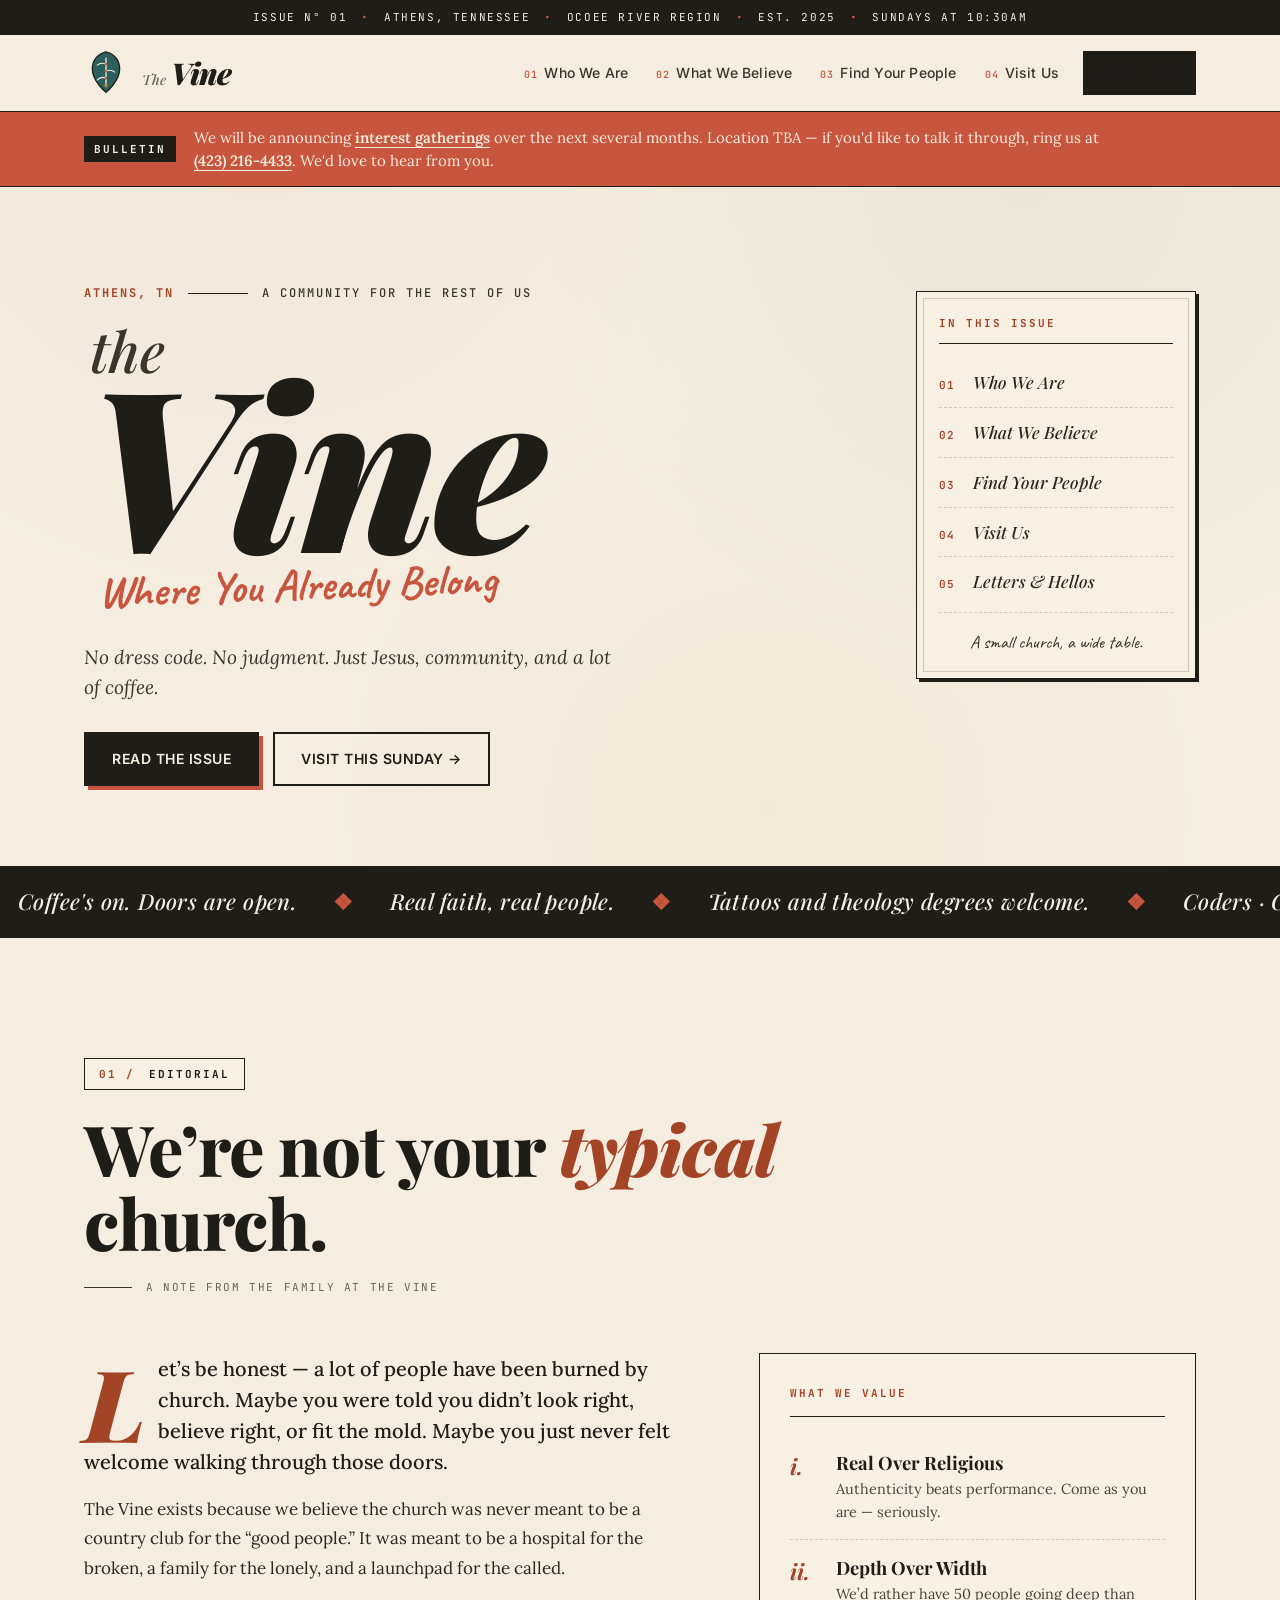
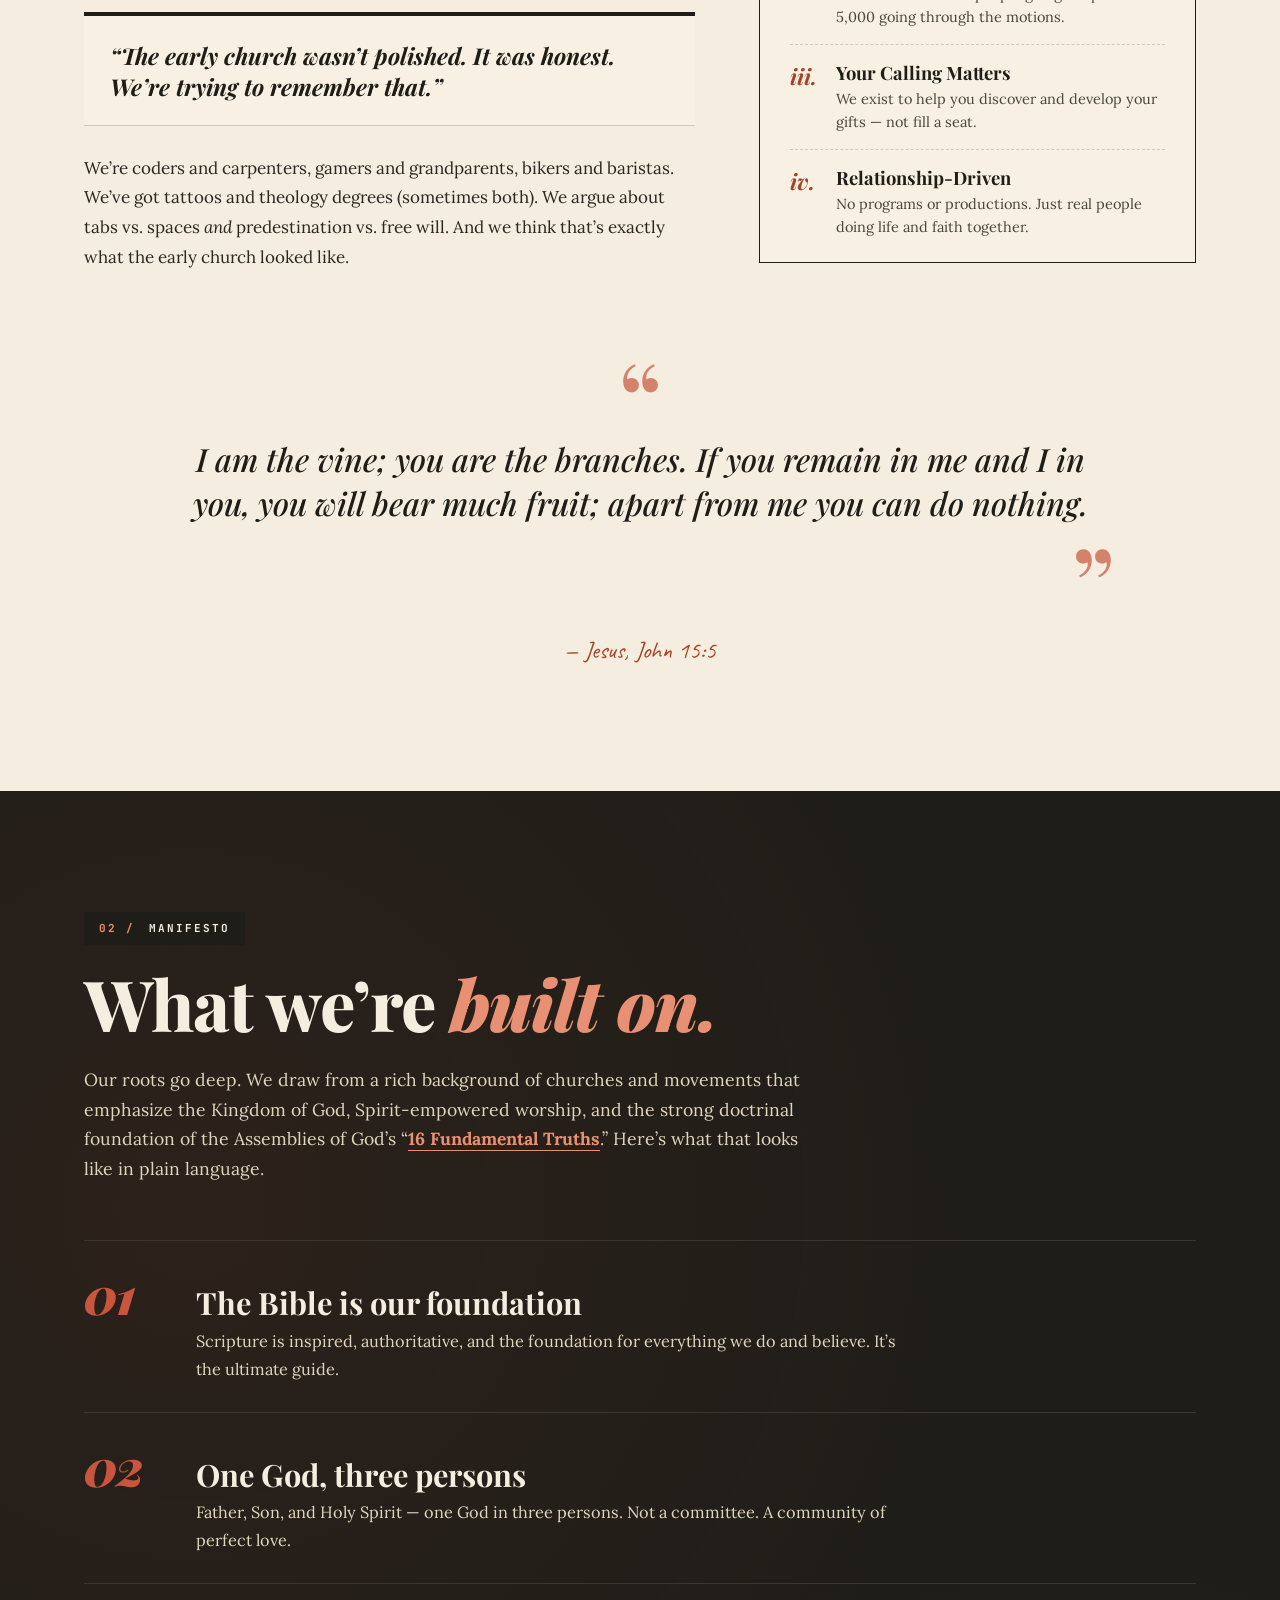
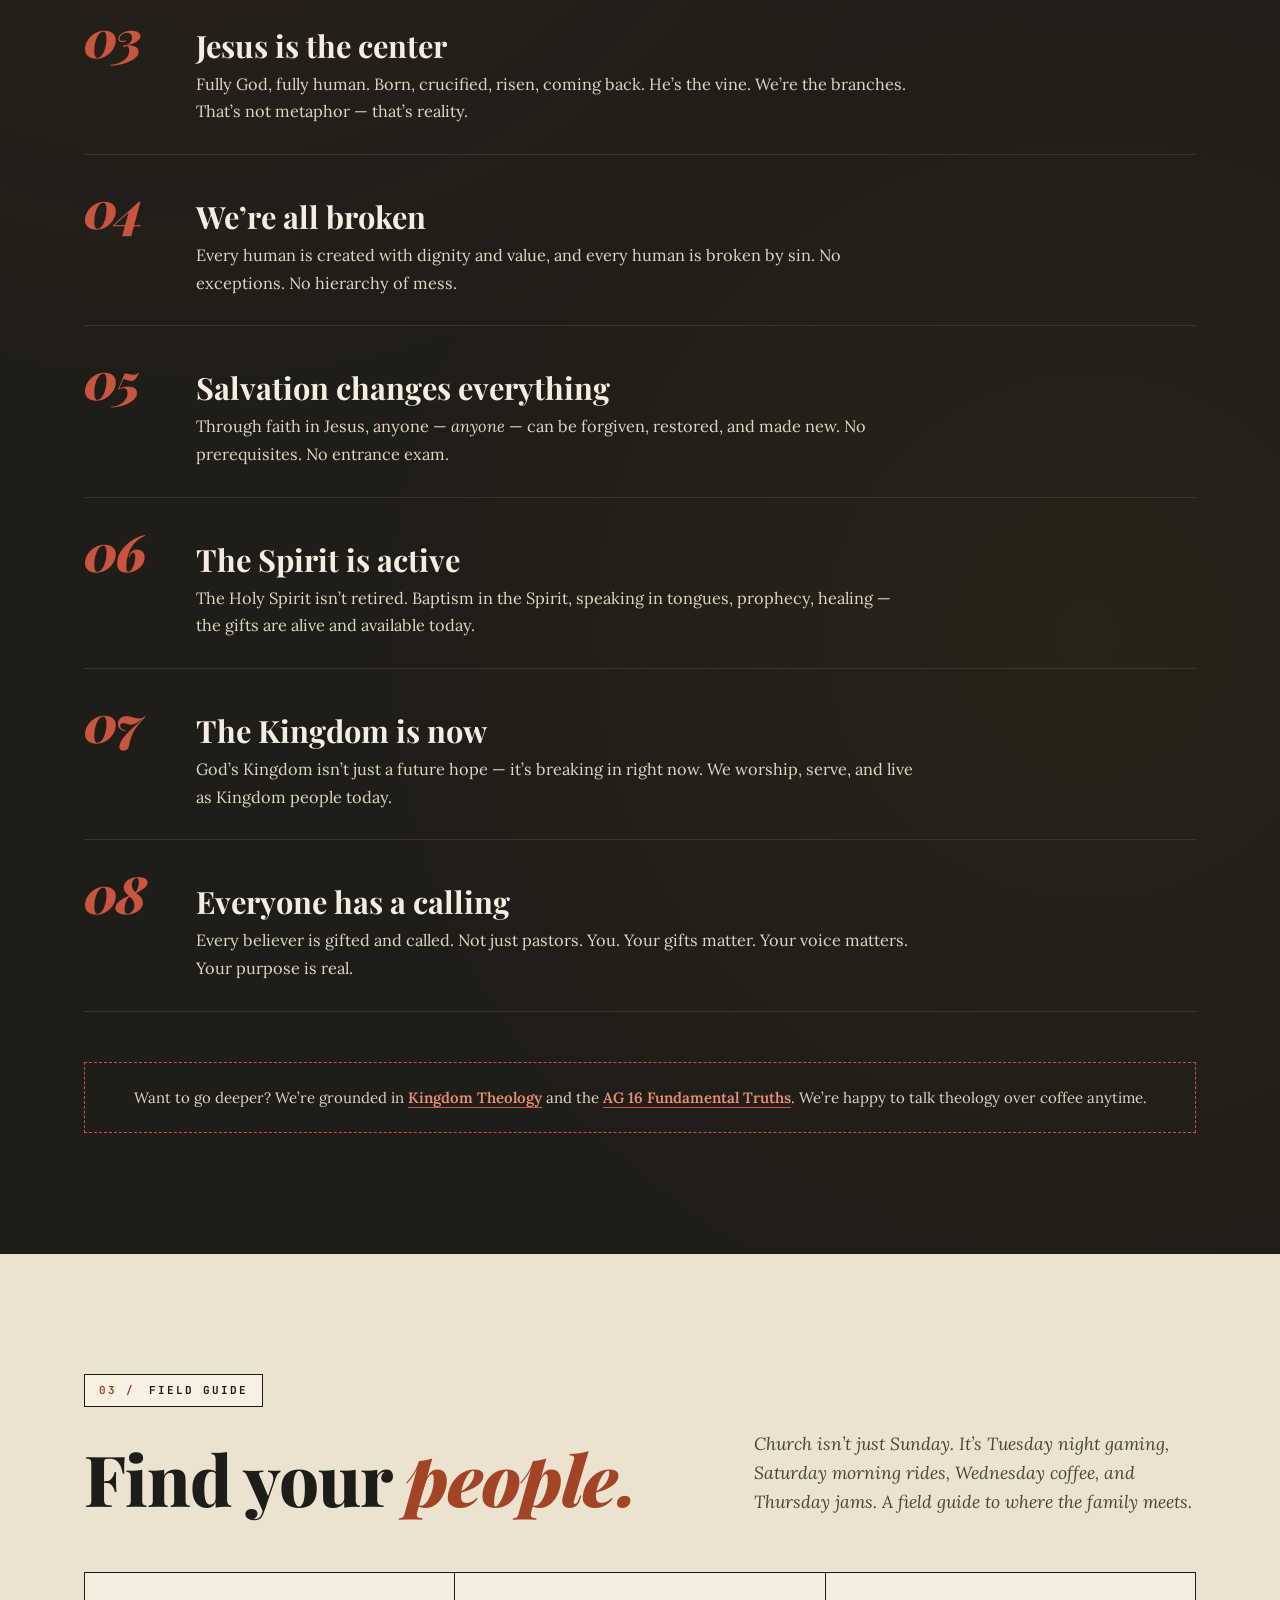
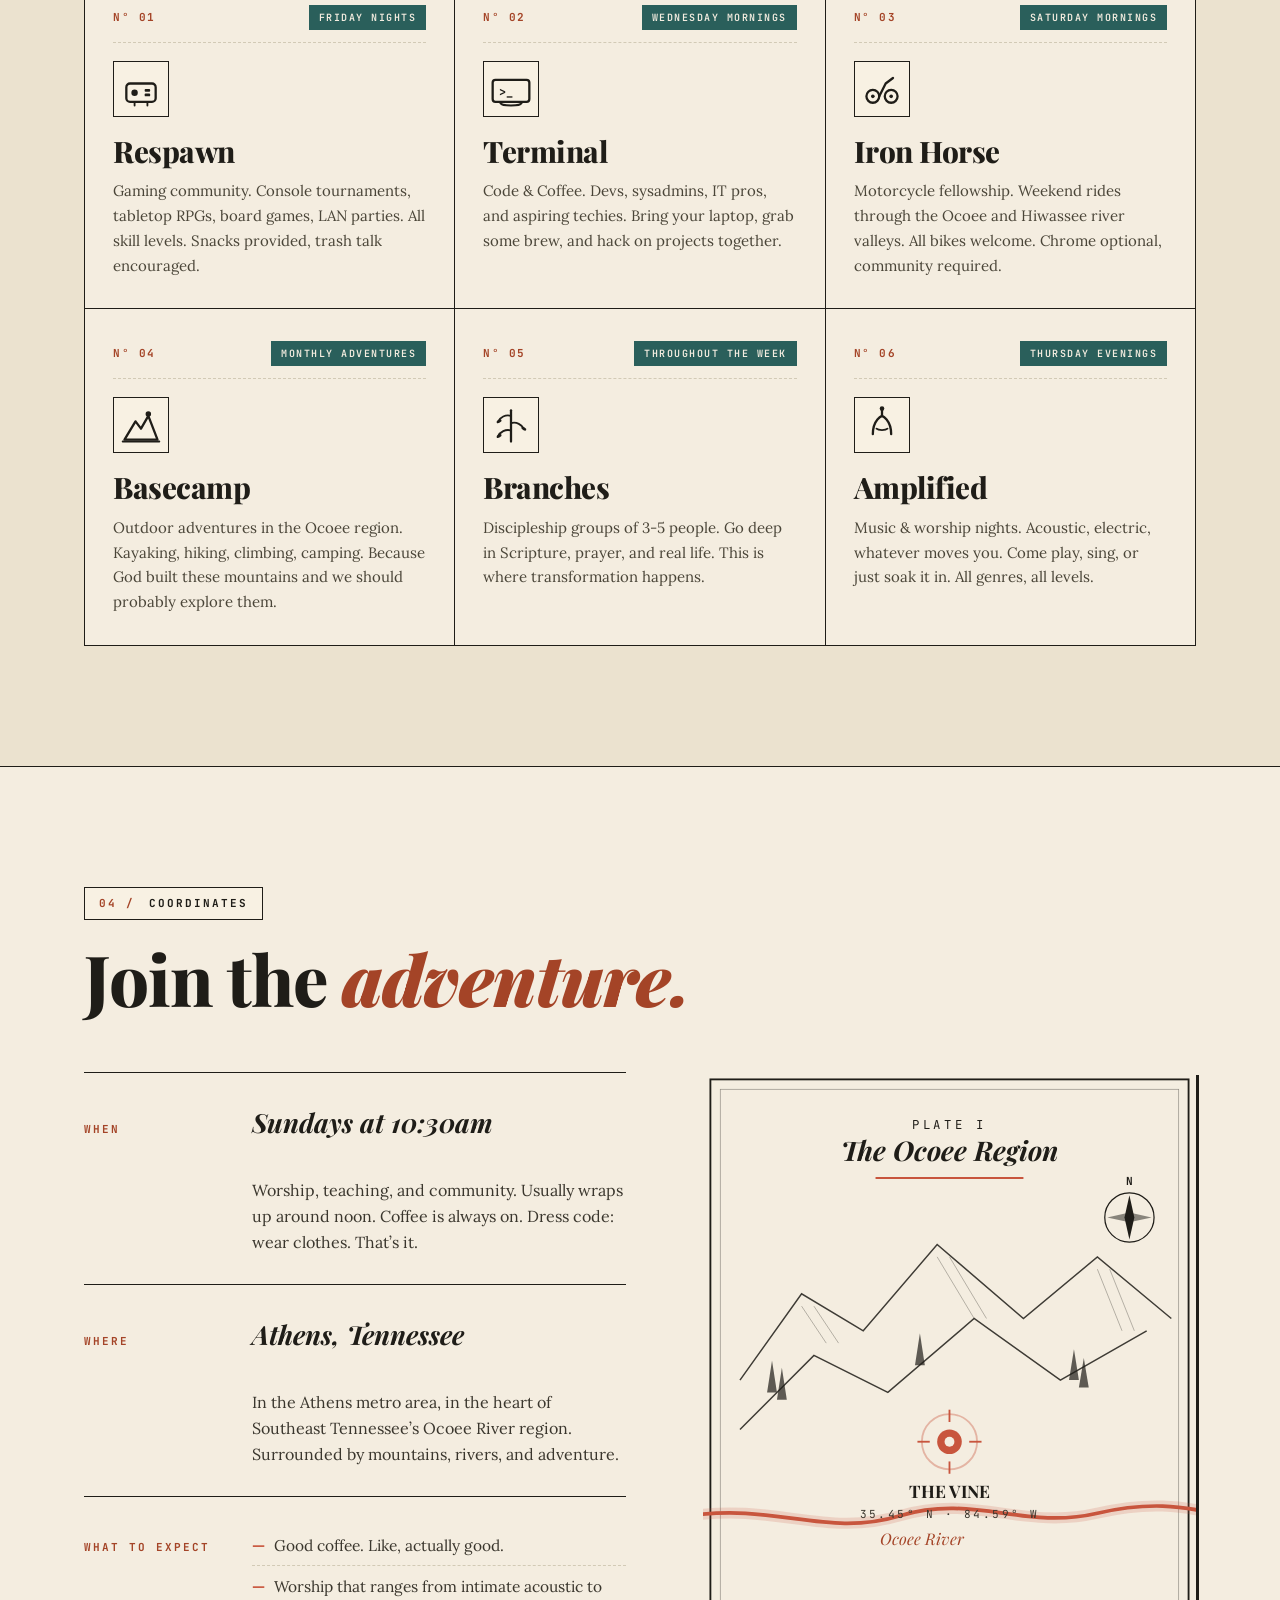
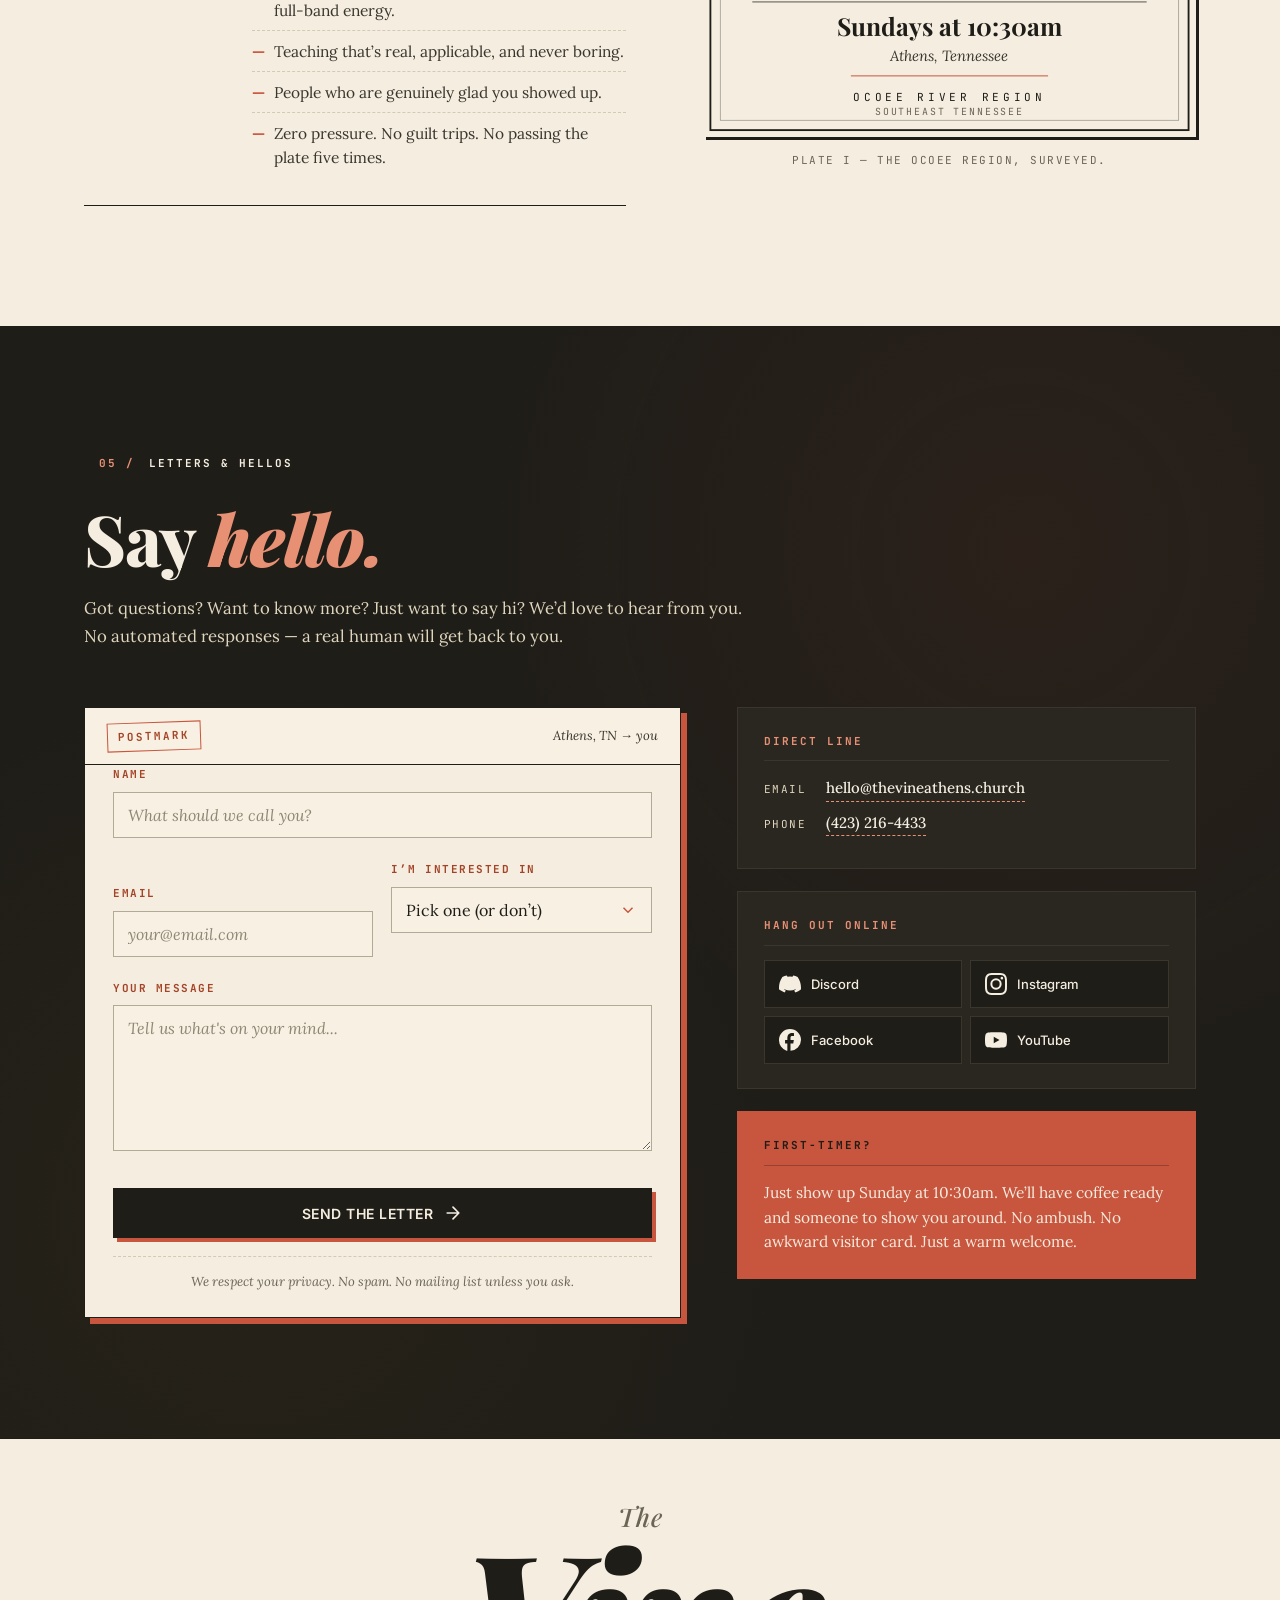
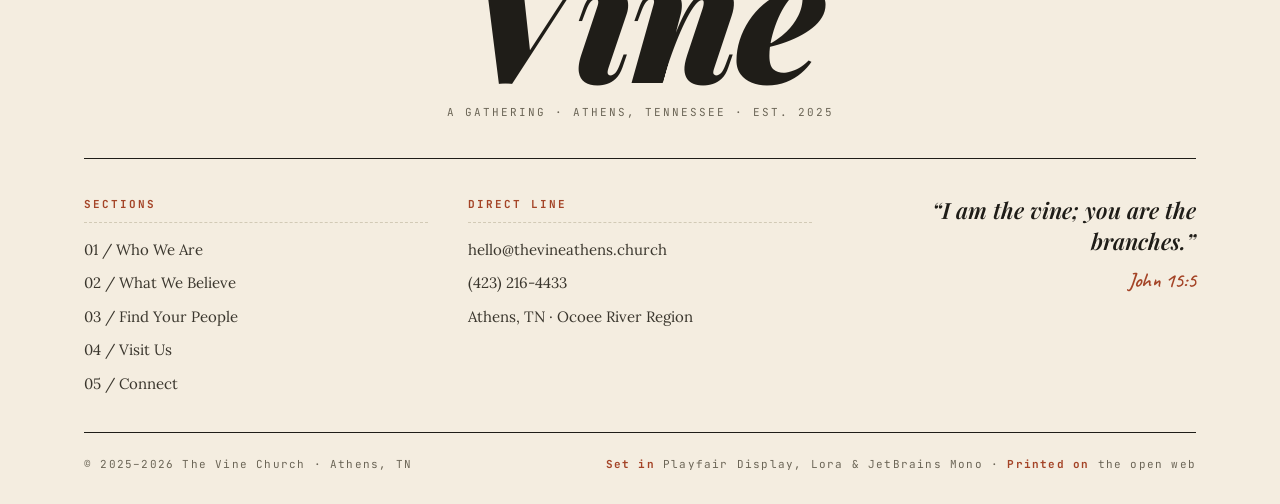
<file: index.html>
<!DOCTYPE html>
<html lang="en">
<head>
  <meta charset="UTF-8">
  <meta name="viewport" content="width=device-width, initial-scale=1.0">

  <title>The Vine | Where You Already Belong</title>
  <meta name="description" content="A church in Athens, TN for the rest of us. Real faith, real people, no dress code. Located near the Ocoee River in Southeast Tennessee.">
  <meta name="keywords" content="church, Athens TN, Cleveland TN, Ocoee, non-traditional church, inclusive church, vineyard, assembly of god">

  <meta property="og:title" content="The Vine | Where You Already Belong">
  <meta property="og:description" content="Not your typical church. A community for gamers, coders, bikers, and everyone who has ever felt like they don't belong.">
  <meta property="og:type" content="website">
  <meta property="og:url" content="https://thevineathens.church/">

  <link rel="preconnect" href="https://fonts.googleapis.com">
  <link rel="preconnect" href="https://fonts.gstatic.com" crossorigin>
  <link href="https://fonts.googleapis.com/css2?family=Playfair+Display:ital,wght@0,400;0,500;0,600;0,700;0,800;0,900;1,400;1,600;1,700;1,900&family=Lora:ital,wght@0,400;0,500;0,600;1,400;1,500&family=Inter:wght@400;500;600;700&family=JetBrains+Mono:wght@400;500;700&family=Caveat:wght@400;700&display=swap" rel="stylesheet">

  <link rel="stylesheet" href="css/style.css">

  <link rel="icon" href="logo/logo-icon.svg" type="image/svg+xml">
</head>
<body>

  <!-- ═══════════════════════════════════════════════════════
       EDITORIAL TOP STRIP
       The narrow band that runs above the masthead, like the
       indicia on a magazine. Issue number, location, dateline.
       ═══════════════════════════════════════════════════════ -->
  <div class="topstrip" aria-hidden="true">
    <div class="topstrip-inner">
      <span>Issue N&deg; 01</span>
      <span class="topstrip-sep">&bull;</span>
      <span>Athens, Tennessee</span>
      <span class="topstrip-sep">&bull;</span>
      <span>Ocoee River Region</span>
      <span class="topstrip-sep">&bull;</span>
      <span>Est. 2025</span>
      <span class="topstrip-sep">&bull;</span>
      <span>Sundays at 10:30am</span>
    </div>
  </div>

  <!-- ═══════════════════════════════════════════════════════
       MASTHEAD / NAVIGATION
       Newspaper-style masthead with the logo + wordmark left
       and section index right. The logo is a flat woodcut
       block-print to match the editorial tone.
       ═══════════════════════════════════════════════════════ -->
  <nav id="nav" class="nav">
    <div class="nav-inner">
      <a href="#hero" class="nav-mast">
        <svg class="nav-mast-icon" viewBox="0 0 200 200" width="44" height="44" aria-hidden="true">
          <path d="M100 188 C100 188 38 138 38 82 C38 40 64 12 100 4 C136 12 162 40 162 82 C162 138 100 188 100 188Z" fill="#2a5f5b" stroke="#1f1d18" stroke-width="6" stroke-linejoin="round"/>
          <path d="M100 32 L100 162" stroke="#f4ede0" stroke-width="6" stroke-linecap="round"/>
          <path d="M100 60 C84 52 70 56 60 64" fill="none" stroke="#f4ede0" stroke-width="5" stroke-linecap="round"/>
          <path d="M100 92 C116 84 130 88 140 96" fill="none" stroke="#f4ede0" stroke-width="5" stroke-linecap="round"/>
          <path d="M100 124 C84 116 70 120 60 132" fill="none" stroke="#f4ede0" stroke-width="5" stroke-linecap="round"/>
          <circle cx="100" cy="60" r="6" fill="#c8553d"/>
          <circle cx="100" cy="92" r="6" fill="#c8553d"/>
          <circle cx="100" cy="124" r="6" fill="#c8553d"/>
          <circle cx="100" cy="156" r="8" fill="#b88828"/>
        </svg>
        <span class="nav-mast-text">
          <span class="nav-mast-the">The</span><span class="nav-mast-vine">Vine</span>
        </span>
      </a>

      <button class="nav-toggle" id="nav-toggle" aria-label="Toggle navigation menu" aria-expanded="false">
        <span></span><span></span><span></span>
      </button>

      <div class="nav-links" id="nav-links">
        <a href="#about" class="nav-link"><span class="nav-link-num">01</span> Who We Are</a>
        <a href="#beliefs" class="nav-link"><span class="nav-link-num">02</span> What We Believe</a>
        <a href="#community" class="nav-link"><span class="nav-link-num">03</span> Find Your People</a>
        <a href="#visit" class="nav-link"><span class="nav-link-num">04</span> Visit Us</a>
        <a href="#connect" class="nav-link nav-link--cta">Connect &rarr;</a>
      </div>
    </div>
  </nav>

  <!-- ═══════════════════════════════════════════════════════
       BULLETIN STRIP
       Always-on banner styled like a tear-off ticker on a
       community board. Phone number remains a tel: link.
       ═══════════════════════════════════════════════════════ -->
  <div class="bulletin">
    <div class="bulletin-inner">
      <span class="bulletin-tag">Bulletin</span>
      <p class="bulletin-text">
        We will be announcing <strong>interest gatherings</strong> over the next several months.
        Location TBA &mdash; if you'd like to talk it through, ring us at
        <a href="tel:+14232164433" class="bulletin-phone">(423) 216-4433</a>.
        We'd love to hear from you.
      </p>
    </div>
  </div>

  <!-- ═══════════════════════════════════════════════════════
       COVER / HERO
       Magazine-cover composition: huge serif display, an
       overlaid handwritten tagline, and a sidebar table of
       contents on the right edge.
       ═══════════════════════════════════════════════════════ -->
  <header id="hero" class="cover">
    <div class="cover-grid">

      <div class="cover-eyebrow">
        <span class="cover-eyebrow-num">Athens, TN</span>
        <span class="cover-eyebrow-line"></span>
        <span>A Community for the Rest of Us</span>
      </div>

      <div class="cover-headline">
        <span class="cover-headline-the">the</span>
        <span class="cover-headline-vine">Vine</span>
      </div>

      <p class="cover-tagline">Where You Already Belong</p>

      <p class="cover-deck">
        No dress code. No judgment. Just Jesus, community,
        and a&nbsp;lot of coffee.
      </p>

      <div class="cover-ctas">
        <a href="#about" class="btn btn--primary">Read the Issue</a>
        <a href="#visit" class="btn btn--ghost">Visit This Sunday &rarr;</a>
      </div>

      <aside class="cover-toc" aria-label="In this issue">
        <div class="cover-toc-label">In This Issue</div>
        <ol class="cover-toc-list">
          <li><a href="#about"><span>01</span><em>Who We Are</em></a></li>
          <li><a href="#beliefs"><span>02</span><em>What We Believe</em></a></li>
          <li><a href="#community"><span>03</span><em>Find Your People</em></a></li>
          <li><a href="#visit"><span>04</span><em>Visit Us</em></a></li>
          <li><a href="#connect"><span>05</span><em>Letters &amp; Hellos</em></a></li>
        </ol>
        <div class="cover-toc-foot">A small church, a wide table.</div>
      </aside>
    </div>

    <!-- Tear-off marquee that runs at the bottom of the cover -->
    <div class="marquee" aria-hidden="true">
      <div class="marquee-track">
        <span>Coffee&apos;s on. Doors are open. </span>
        <span class="marquee-dot">&#10070;</span>
        <span>Real faith, real people. </span>
        <span class="marquee-dot">&#10070;</span>
        <span>Tattoos and theology degrees welcome. </span>
        <span class="marquee-dot">&#10070;</span>
        <span>Coders &middot; Carpenters &middot; Gamers &middot; Grandparents &middot; Bikers &middot; Baristas. </span>
        <span class="marquee-dot">&#10070;</span>
        <span>Sundays at 10:30am, Athens TN. </span>
        <span class="marquee-dot">&#10070;</span>
        <!-- Duplicate for seamless looping scroll -->
        <span>Coffee&apos;s on. Doors are open. </span>
        <span class="marquee-dot">&#10070;</span>
        <span>Real faith, real people. </span>
        <span class="marquee-dot">&#10070;</span>
        <span>Tattoos and theology degrees welcome. </span>
        <span class="marquee-dot">&#10070;</span>
        <span>Coders &middot; Carpenters &middot; Gamers &middot; Grandparents &middot; Bikers &middot; Baristas. </span>
        <span class="marquee-dot">&#10070;</span>
        <span>Sundays at 10:30am, Athens TN. </span>
        <span class="marquee-dot">&#10070;</span>
      </div>
    </div>
  </header>

  <!-- ═══════════════════════════════════════════════════════
       FEATURE: WHO WE ARE
       Editorial article layout - byline kicker, big serif
       headline, two-column body with drop cap and pull quote,
       sidebar of values to the right.
       ═══════════════════════════════════════════════════════ -->
  <section id="about" class="feature">
    <div class="container">
      <div class="dept">
        <span class="dept-num">01 /</span>
        <span class="dept-name">Editorial</span>
      </div>
      <h2 class="feature-title">
        We&rsquo;re not your <em>typical</em> church.
      </h2>
      <div class="feature-byline">
        <span class="feature-byline-rule"></span>
        <span>A note from the family at The Vine</span>
      </div>

      <div class="feature-body">
        <article class="feature-prose">
          <p class="feature-lead">
            Let&rsquo;s be honest &mdash; a lot of people have been burned by church.
            Maybe you were told you didn&rsquo;t look right, believe right, or fit
            the mold. Maybe you just never felt welcome walking through those doors.
          </p>

          <p>
            The Vine exists because we believe the church was never meant to be a
            country club for the &ldquo;good people.&rdquo; It was meant to be a hospital
            for the broken, a family for the lonely, and a launchpad for the called.
          </p>

          <aside class="pullquote" data-reveal>
            <p>&ldquo;The early church wasn&rsquo;t polished. It was honest. We&rsquo;re trying to remember that.&rdquo;</p>
          </aside>

          <p>
            We&rsquo;re coders and carpenters, gamers and grandparents, bikers and
            baristas. We&rsquo;ve got tattoos and theology degrees (sometimes both).
            We argue about tabs vs. spaces <em>and</em> predestination vs. free will.
            And we think that&rsquo;s exactly what the early church looked like.
          </p>
        </article>

        <aside class="feature-sidebar" aria-label="What we value">
          <div class="sidebar-label">What we value</div>

          <div class="value-item" data-reveal>
            <div class="value-num">i.</div>
            <div>
              <h3>Real Over Religious</h3>
              <p>Authenticity beats performance. Come as you are &mdash; seriously.</p>
            </div>
          </div>

          <div class="value-item" data-reveal>
            <div class="value-num">ii.</div>
            <div>
              <h3>Depth Over Width</h3>
              <p>We&rsquo;d rather have 50 people going deep than 5,000 going through the motions.</p>
            </div>
          </div>

          <div class="value-item" data-reveal>
            <div class="value-num">iii.</div>
            <div>
              <h3>Your Calling Matters</h3>
              <p>We exist to help you discover and develop your gifts &mdash; not fill a seat.</p>
            </div>
          </div>

          <div class="value-item" data-reveal>
            <div class="value-num">iv.</div>
            <div>
              <h3>Relationship-Driven</h3>
              <p>No programs or productions. Just real people doing life and faith together.</p>
            </div>
          </div>
        </aside>
      </div>

      <figure class="epigraph" data-reveal>
        <blockquote>
          <p>I am the vine; you are the branches. If you remain in me and I in you, you will bear much fruit; apart from me you can do nothing.</p>
        </blockquote>
        <figcaption>&mdash; Jesus, John 15:5</figcaption>
      </figure>
    </div>
  </section>

  <!-- ═══════════════════════════════════════════════════════
       MANIFESTO: WHAT WE BELIEVE
       Beliefs presented as an editorial index - numbered
       entries with hairline rules between, like a magazine
       table of contents. Each entry expands across the page.
       ═══════════════════════════════════════════════════════ -->
  <section id="beliefs" class="manifesto">
    <div class="container">
      <div class="dept dept--inverse">
        <span class="dept-num">02 /</span>
        <span class="dept-name">Manifesto</span>
      </div>

      <h2 class="manifesto-title">
        What we&rsquo;re <em>built on.</em>
      </h2>

      <p class="manifesto-intro">
        Our roots go deep. We draw from a rich background of churches and
        movements that emphasize the Kingdom of God, Spirit-empowered worship,
        and the strong doctrinal foundation of the Assemblies of God&rsquo;s
        &ldquo;<a href="https://ag.org/Beliefs/Statement-of-Fundamental-Truths" target="_blank" rel="noopener"><strong>16 Fundamental Truths</strong></a>.&rdquo;
        Here&rsquo;s what that looks like in plain language.
      </p>

      <ol class="creed">
        <li class="creed-item" data-reveal>
          <div class="creed-num">01</div>
          <div class="creed-body">
            <h3>The Bible is our foundation</h3>
            <p>Scripture is inspired, authoritative, and the foundation for everything we do and believe. It&rsquo;s the ultimate guide.</p>
          </div>
        </li>
        <li class="creed-item" data-reveal>
          <div class="creed-num">02</div>
          <div class="creed-body">
            <h3>One God, three persons</h3>
            <p>Father, Son, and Holy Spirit &mdash; one God in three persons. Not a committee. A community of perfect love.</p>
          </div>
        </li>
        <li class="creed-item" data-reveal>
          <div class="creed-num">03</div>
          <div class="creed-body">
            <h3>Jesus is the center</h3>
            <p>Fully God, fully human. Born, crucified, risen, coming back. He&rsquo;s the vine. We&rsquo;re the branches. That&rsquo;s not metaphor &mdash; that&rsquo;s reality.</p>
          </div>
        </li>
        <li class="creed-item" data-reveal>
          <div class="creed-num">04</div>
          <div class="creed-body">
            <h3>We&rsquo;re all broken</h3>
            <p>Every human is created with dignity and value, and every human is broken by sin. No exceptions. No hierarchy of mess.</p>
          </div>
        </li>
        <li class="creed-item" data-reveal>
          <div class="creed-num">05</div>
          <div class="creed-body">
            <h3>Salvation changes everything</h3>
            <p>Through faith in Jesus, anyone &mdash; <em>anyone</em> &mdash; can be forgiven, restored, and made new. No prerequisites. No entrance exam.</p>
          </div>
        </li>
        <li class="creed-item" data-reveal>
          <div class="creed-num">06</div>
          <div class="creed-body">
            <h3>The Spirit is active</h3>
            <p>The Holy Spirit isn&rsquo;t retired. Baptism in the Spirit, speaking in tongues, prophecy, healing &mdash; the gifts are alive and available today.</p>
          </div>
        </li>
        <li class="creed-item" data-reveal>
          <div class="creed-num">07</div>
          <div class="creed-body">
            <h3>The Kingdom is now</h3>
            <p>God&rsquo;s Kingdom isn&rsquo;t just a future hope &mdash; it&rsquo;s breaking in right now. We worship, serve, and live as Kingdom people today.</p>
          </div>
        </li>
        <li class="creed-item" data-reveal>
          <div class="creed-num">08</div>
          <div class="creed-body">
            <h3>Everyone has a calling</h3>
            <p>Every believer is gifted and called. Not just pastors. You. Your gifts matter. Your voice matters. Your purpose is real.</p>
          </div>
        </li>
      </ol>

      <p class="manifesto-foot" data-reveal>
        Want to go deeper? We&rsquo;re grounded in
        <a href="https://en.wikipedia.org/wiki/Kingdom_theology" target="_blank" rel="noopener">Kingdom Theology</a>
        and the
        <a href="https://ag.org/Beliefs/Statement-of-Fundamental-Truths" target="_blank" rel="noopener">AG 16 Fundamental Truths</a>.
        We&rsquo;re happy to talk theology over coffee anytime.
      </p>
    </div>
  </section>

  <!-- ═══════════════════════════════════════════════════════
       FIELD GUIDE: FIND YOUR PEOPLE
       Six community groups laid out like dispatches /
       sidebar features in a magazine. Each card has an
       editorial flag (the day-of-week tag), an index
       number, and an icon.
       ═══════════════════════════════════════════════════════ -->
  <section id="community" class="dispatches">
    <div class="container">
      <div class="dept">
        <span class="dept-num">03 /</span>
        <span class="dept-name">Field Guide</span>
      </div>

      <div class="dispatches-head">
        <h2 class="dispatches-title">Find your <em>people.</em></h2>
        <p class="dispatches-intro">
          Church isn&rsquo;t just Sunday. It&rsquo;s Tuesday night gaming, Saturday
          morning rides, Wednesday coffee, and Thursday jams. A field guide
          to where the family meets.
        </p>
      </div>

      <div class="dispatch-grid">

        <article class="dispatch" data-reveal>
          <div class="dispatch-meta">
            <span class="dispatch-num">N&deg; 01</span>
            <span class="dispatch-flag">Friday Nights</span>
          </div>
          <div class="dispatch-icon">
            <svg viewBox="0 0 48 48" width="44" height="44" aria-hidden="true">
              <rect x="8" y="18" width="32" height="20" rx="4" fill="none" stroke="currentColor" stroke-width="2.5"/>
              <circle cx="17" cy="28" r="3.5" fill="currentColor"/>
              <rect x="28" y="24" width="6" height="3" rx="1" fill="currentColor"/>
              <rect x="28" y="29" width="6" height="3" rx="1" fill="currentColor"/>
              <line x1="17" y1="38" x2="17" y2="42" stroke="currentColor" stroke-width="2" stroke-linecap="round"/>
              <line x1="31" y1="38" x2="31" y2="42" stroke="currentColor" stroke-width="2" stroke-linecap="round"/>
            </svg>
          </div>
          <h3>Respawn</h3>
          <p>Gaming community. Console tournaments, tabletop RPGs, board games, LAN parties. All skill levels. Snacks provided, trash talk encouraged.</p>
        </article>

        <article class="dispatch" data-reveal>
          <div class="dispatch-meta">
            <span class="dispatch-num">N&deg; 02</span>
            <span class="dispatch-flag">Wednesday Mornings</span>
          </div>
          <div class="dispatch-icon">
            <svg viewBox="0 0 48 48" width="44" height="44" aria-hidden="true">
              <rect x="4" y="14" width="40" height="24" rx="3" fill="none" stroke="currentColor" stroke-width="2.5"/>
              <text x="11" y="32" font-family="'JetBrains Mono', monospace" font-size="13" font-weight="700" fill="currentColor">&gt;_</text>
              <path d="M12,38 C12,42 18,42 24,42 C30,42 36,42 36,38" fill="none" stroke="currentColor" stroke-width="2"/>
            </svg>
          </div>
          <h3>Terminal</h3>
          <p>Code &amp; Coffee. Devs, sysadmins, IT pros, and aspiring techies. Bring your laptop, grab some brew, and hack on projects together.</p>
        </article>

        <article class="dispatch" data-reveal>
          <div class="dispatch-meta">
            <span class="dispatch-num">N&deg; 03</span>
            <span class="dispatch-flag">Saturday Mornings</span>
          </div>
          <div class="dispatch-icon">
            <svg viewBox="0 0 48 48" width="44" height="44" aria-hidden="true">
              <circle cx="14" cy="32" r="7" fill="none" stroke="currentColor" stroke-width="2.5"/>
              <circle cx="34" cy="32" r="7" fill="none" stroke="currentColor" stroke-width="2.5"/>
              <path d="M21,32 L28,18 L36,12" fill="none" stroke="currentColor" stroke-width="2.5" stroke-linecap="round" stroke-linejoin="round"/>
              <circle cx="14" cy="32" r="2" fill="currentColor"/>
              <circle cx="34" cy="32" r="2" fill="currentColor"/>
            </svg>
          </div>
          <h3>Iron Horse</h3>
          <p>Motorcycle fellowship. Weekend rides through the Ocoee and Hiwassee river valleys. All bikes welcome. Chrome optional, community required.</p>
        </article>

        <article class="dispatch" data-reveal>
          <div class="dispatch-meta">
            <span class="dispatch-num">N&deg; 04</span>
            <span class="dispatch-flag">Monthly Adventures</span>
          </div>
          <div class="dispatch-icon">
            <svg viewBox="0 0 48 48" width="44" height="44" aria-hidden="true">
              <path d="M6,40 L18,20 L24,28 L32,14 L42,40 Z" fill="none" stroke="currentColor" stroke-width="2.5" stroke-linejoin="round"/>
              <circle cx="32" cy="12" r="3" fill="currentColor"/>
              <line x1="4" y1="42" x2="44" y2="42" stroke="currentColor" stroke-width="2" stroke-linecap="round"/>
            </svg>
          </div>
          <h3>Basecamp</h3>
          <p>Outdoor adventures in the Ocoee region. Kayaking, hiking, climbing, camping. Because God built these mountains and we should probably explore them.</p>
        </article>

        <article class="dispatch" data-reveal>
          <div class="dispatch-meta">
            <span class="dispatch-num">N&deg; 05</span>
            <span class="dispatch-flag">Throughout the Week</span>
          </div>
          <div class="dispatch-icon">
            <svg viewBox="0 0 48 48" width="44" height="44" aria-hidden="true">
              <path d="M24,8 L24,42" stroke="currentColor" stroke-width="2.5" stroke-linecap="round"/>
              <path d="M24,14 C18,12 12,16 10,20" fill="none" stroke="currentColor" stroke-width="2" stroke-linecap="round"/>
              <path d="M24,22 C30,20 36,24 38,28" fill="none" stroke="currentColor" stroke-width="2" stroke-linecap="round"/>
              <path d="M24,30 C18,28 12,32 10,36" fill="none" stroke="currentColor" stroke-width="2" stroke-linecap="round"/>
              <ellipse cx="11" cy="20" rx="3" ry="1.6" fill="currentColor" transform="rotate(-30 11 20)"/>
              <ellipse cx="38" cy="28" rx="3" ry="1.6" fill="currentColor" transform="rotate(30 38 28)"/>
              <ellipse cx="11" cy="36" rx="3" ry="1.6" fill="currentColor" transform="rotate(-30 11 36)"/>
            </svg>
          </div>
          <h3>Branches</h3>
          <p>Discipleship groups of 3-5 people. Go deep in Scripture, prayer, and real life. This is where transformation happens.</p>
        </article>

        <article class="dispatch" data-reveal>
          <div class="dispatch-meta">
            <span class="dispatch-num">N&deg; 06</span>
            <span class="dispatch-flag">Thursday Evenings</span>
          </div>
          <div class="dispatch-icon">
            <svg viewBox="0 0 48 48" width="44" height="44" aria-hidden="true">
              <path d="M14,34 C14,18 24,14 24,14 C24,14 34,18 34,34" fill="none" stroke="currentColor" stroke-width="2.5" stroke-linecap="round"/>
              <line x1="24" y1="14" x2="24" y2="8" stroke="currentColor" stroke-width="2.5" stroke-linecap="round"/>
              <circle cx="24" cy="6" r="2.5" fill="currentColor"/>
              <path d="M18,28 C20,30 28,30 30,28" stroke="currentColor" stroke-width="2" fill="none" stroke-linecap="round"/>
            </svg>
          </div>
          <h3>Amplified</h3>
          <p>Music &amp; worship nights. Acoustic, electric, whatever moves you. Come play, sing, or just soak it in. All genres, all levels.</p>
        </article>
      </div>
    </div>
  </section>

  <!-- ═══════════════════════════════════════════════════════
       COORDINATES: VISIT US
       "Where to find us" treated as a travel-feature spread.
       Big editorial coordinates left, an inline letterpress-
       style map illustration right.
       ═══════════════════════════════════════════════════════ -->
  <section id="visit" class="coordinates">
    <div class="container">
      <div class="dept">
        <span class="dept-num">04 /</span>
        <span class="dept-name">Coordinates</span>
      </div>

      <h2 class="coord-title">
        Join the <em>adventure.</em>
      </h2>

      <div class="coord-grid">

        <div class="coord-info">
          <dl class="coord-list" data-reveal>
            <div class="coord-row">
              <dt>When</dt>
              <dd>
                <strong>Sundays at 10:30am</strong><br>
                Worship, teaching, and community. Usually wraps up around noon.
                Coffee is always on. Dress code: wear clothes. That&rsquo;s it.
              </dd>
            </div>

            <div class="coord-row">
              <dt>Where</dt>
              <dd>
                <strong>Athens, Tennessee</strong><br>
                In the Athens metro area, in the heart of Southeast Tennessee&rsquo;s
                Ocoee River region. Surrounded by mountains, rivers, and adventure.
              </dd>
            </div>

            <div class="coord-row">
              <dt>What to expect</dt>
              <dd>
                <ul class="expect-list">
                  <li>Good coffee. Like, actually good.</li>
                  <li>Worship that ranges from intimate acoustic to full-band energy.</li>
                  <li>Teaching that&rsquo;s real, applicable, and never boring.</li>
                  <li>People who are genuinely glad you showed up.</li>
                  <li>Zero pressure. No guilt trips. No passing the plate five times.</li>
                </ul>
              </dd>
            </div>
          </dl>
        </div>

        <!--
          Letterpress-feeling Ocoee map. Two-tone (rust + ink on
          cream), with editorial labels and a minimal pin marker.
        -->
        <figure class="coord-map" data-reveal>
          <svg class="coord-map-svg" viewBox="0 0 400 540" width="100%" aria-hidden="true">
            <!-- Cream background panel with thin ink border -->
            <rect width="400" height="540" fill="#f4ede0"/>
            <rect x="6" y="6" width="388" height="528" fill="none" stroke="#1f1d18" stroke-width="1.5"/>
            <rect x="14" y="14" width="372" height="512" fill="none" stroke="#1f1d18" stroke-width="0.5" opacity="0.5"/>

            <!-- Editorial header -->
            <text x="200" y="46" text-anchor="middle" fill="#1f1d18" font-family="'JetBrains Mono', monospace" font-size="10" letter-spacing="3">PLATE I</text>
            <text x="200" y="72" text-anchor="middle" fill="#1f1d18" font-family="'Playfair Display', serif" font-size="22" font-weight="700" font-style="italic">The Ocoee Region</text>
            <line x1="140" y1="86" x2="260" y2="86" stroke="#c8553d" stroke-width="1.5"/>

            <!-- Ridgelines (engraved-style hatching) -->
            <g stroke="#1f1d18" stroke-width="1.2" fill="none" opacity="0.85">
              <path d="M30,250 L80,180 L130,210 L190,140 L260,200 L320,150 L380,200"/>
              <path d="M30,290 L90,230 L150,260 L220,200 L290,250 L360,210"/>
            </g>
            <!-- Hatched mountain shading -->
            <g stroke="#1f1d18" stroke-width="0.6" opacity="0.4">
              <line x1="80" y1="190" x2="100" y2="220"/>
              <line x1="90" y1="190" x2="110" y2="220"/>
              <line x1="190" y1="150" x2="220" y2="200"/>
              <line x1="200" y1="150" x2="230" y2="200"/>
              <line x1="320" y1="160" x2="340" y2="210"/>
              <line x1="330" y1="160" x2="350" y2="210"/>
            </g>

            <!-- Pine glyphs -->
            <g fill="#1f1d18" opacity="0.7">
              <polygon points="60,260 56,234 52,260"/>
              <polygon points="68,266 64,240 60,266"/>
              <polygon points="305,250 301,225 297,250"/>
              <polygon points="313,256 309,232 305,256"/>
              <polygon points="180,238 176,212 172,238"/>
            </g>

            <!-- Ocoee River - rust ribbon -->
            <path d="M-10,360 C60,350 100,378 160,360 C220,342 260,372 320,358 C380,344 410,360 410,356" fill="none" stroke="#c8553d" stroke-width="3"/>
            <path d="M-10,360 C60,350 100,378 160,360 C220,342 260,372 320,358 C380,344 410,360 410,356" fill="none" stroke="#c8553d" stroke-width="9" opacity="0.18"/>

            <!-- Compass rose (top right) -->
            <g transform="translate(346,118)">
              <circle r="20" fill="none" stroke="#1f1d18" stroke-width="1"/>
              <path d="M0,-18 L4,0 L0,18 L-4,0 Z" fill="#1f1d18"/>
              <path d="M-18,0 L0,-4 L18,0 L0,4 Z" fill="#1f1d18" opacity="0.5"/>
              <text y="-26" text-anchor="middle" fill="#1f1d18" font-family="'JetBrains Mono', monospace" font-size="9" font-weight="700">N</text>
            </g>

            <!-- Pin marker - editorial cross-mark -->
            <g transform="translate(200,300)">
              <circle r="22" fill="none" stroke="#c8553d" stroke-width="1.5" opacity="0.4">
                <animate attributeName="r" values="22;28;22" dur="3s" repeatCount="indefinite"/>
                <animate attributeName="opacity" values="0.4;0.05;0.4" dur="3s" repeatCount="indefinite"/>
              </circle>
              <circle r="10" fill="#c8553d"/>
              <circle r="4" fill="#f4ede0"/>
              <line x1="-16" y1="0" x2="-26" y2="0" stroke="#c8553d" stroke-width="1.5"/>
              <line x1="16" y1="0" x2="26" y2="0" stroke="#c8553d" stroke-width="1.5"/>
              <line x1="0" y1="-16" x2="0" y2="-26" stroke="#c8553d" stroke-width="1.5"/>
              <line x1="0" y1="16" x2="0" y2="26" stroke="#c8553d" stroke-width="1.5"/>
            </g>

            <!-- Editorial labels for the pin -->
            <text x="200" y="346" text-anchor="middle" fill="#1f1d18" font-family="'Playfair Display', serif" font-size="14" font-weight="700">THE VINE</text>
            <text x="200" y="362" text-anchor="middle" fill="#3a362d" font-family="'JetBrains Mono', monospace" font-size="9" letter-spacing="2">35.45° N · 84.59° W</text>

            <!-- River label -->
            <text x="178" y="384" text-anchor="middle" fill="#a44427" font-family="'Playfair Display', serif" font-size="13" font-style="italic">Ocoee River</text>

            <!-- Editorial footer card -->
            <g>
              <line x1="40" y1="430" x2="360" y2="430" stroke="#1f1d18" stroke-width="0.6"/>
              <text x="200" y="458" text-anchor="middle" fill="#1f1d18" font-family="'Playfair Display', serif" font-size="20" font-weight="700">Sundays at 10:30am</text>
              <text x="200" y="478" text-anchor="middle" fill="#3a362d" font-family="'Lora', serif" font-size="12" font-style="italic">Athens, Tennessee</text>
              <line x1="120" y1="490" x2="280" y2="490" stroke="#c8553d" stroke-width="0.8"/>
              <text x="200" y="510" text-anchor="middle" fill="#1f1d18" font-family="'JetBrains Mono', monospace" font-size="9" letter-spacing="3">OCOEE RIVER REGION</text>
              <text x="200" y="522" text-anchor="middle" fill="#6b6556" font-family="'JetBrains Mono', monospace" font-size="8" letter-spacing="1.5">SOUTHEAST TENNESSEE</text>
            </g>
          </svg>
          <figcaption>Plate I &mdash; The Ocoee Region, surveyed.</figcaption>
        </figure>

      </div>
    </div>
  </section>

  <!-- ═══════════════════════════════════════════════════════
       LETTERS: CONNECT
       Letters-to-the-editor framing. The form is the letter,
       the side panel is the masthead's contact information.
       ═══════════════════════════════════════════════════════ -->
  <section id="connect" class="letters">
    <div class="container">
      <div class="dept dept--inverse">
        <span class="dept-num">05 /</span>
        <span class="dept-name">Letters &amp; Hellos</span>
      </div>

      <h2 class="letters-title">Say <em>hello.</em></h2>
      <p class="letters-intro">
        Got questions? Want to know more? Just want to say hi? We&rsquo;d
        love to hear from you. No automated responses &mdash; a real human
        will get back to you.
      </p>

      <div class="letters-grid">

        <form class="letter-form" id="contact-form" data-reveal>
          <div class="letter-form-head">
            <span class="letter-form-stamp">Postmark</span>
            <span class="letter-form-route">Athens, TN &rarr; you</span>
          </div>

          <div class="form-group">
            <label for="name">Name</label>
            <input type="text" id="name" name="name" placeholder="What should we call you?" required>
          </div>
          <div class="form-row">
            <div class="form-group">
              <label for="email">Email</label>
              <input type="email" id="email" name="email" placeholder="your@email.com" required>
            </div>
            <div class="form-group">
              <label for="interest">I&rsquo;m interested in</label>
              <select id="interest" name="interest">
                <option value="">Pick one (or don&rsquo;t)</option>
                <option value="visiting">Visiting this Sunday</option>
                <option value="groups">Finding a group</option>
                <option value="serving">Serving / volunteering</option>
                <option value="questions">I have questions about faith</option>
                <option value="prayer">Prayer request</option>
                <option value="other">Something else entirely</option>
              </select>
            </div>
          </div>
          <div class="form-group">
            <label for="message">Your message</label>
            <textarea id="message" name="message" rows="6" placeholder="Tell us what's on your mind..."></textarea>
          </div>
          <button type="submit" class="btn btn--primary btn--full">
            <span>Send the Letter</span>
            <svg width="20" height="20" viewBox="0 0 24 24" fill="none" stroke="currentColor" stroke-width="2" aria-hidden="true">
              <path d="M5 12h14M12 5l7 7-7 7" stroke-linecap="round" stroke-linejoin="round"/>
            </svg>
          </button>
          <p class="form-note">
            We respect your privacy. No spam. No mailing list unless you ask.
          </p>
        </form>

        <aside class="letters-aside" data-reveal>
          <div class="letter-card">
            <div class="letter-card-label">Direct Line</div>
            <p class="letter-card-row">
              <span>Email</span>
              <a href="mailto:hello@thevineathens.church">hello@thevineathens.church</a>
            </p>
            <p class="letter-card-row">
              <span>Phone</span>
              <a href="tel:+14232164433">(423) 216-4433</a>
            </p>
          </div>

          <div class="letter-card">
            <div class="letter-card-label">Hang Out Online</div>
            <div class="social-links">
              <a href="https://discord.gg/wVf62jXHhT" class="social-link" aria-label="Discord" target="_blank" rel="noopener noreferrer">
                <svg viewBox="0 0 24 24" width="22" height="22" fill="currentColor" aria-hidden="true">
                  <path d="M20.317 4.37a19.791 19.791 0 0 0-4.885-1.515.074.074 0 0 0-.079.037c-.21.375-.444.864-.608 1.25a18.27 18.27 0 0 0-5.487 0 12.64 12.64 0 0 0-.617-1.25.077.077 0 0 0-.079-.037A19.736 19.736 0 0 0 3.677 4.37a.07.07 0 0 0-.032.027C.533 9.046-.32 13.58.099 18.057a.082.082 0 0 0 .031.057 19.9 19.9 0 0 0 5.993 3.03.078.078 0 0 0 .084-.028c.462-.63.874-1.295 1.226-1.994a.076.076 0 0 0-.041-.106 13.107 13.107 0 0 1-1.872-.892.077.077 0 0 1-.008-.128 10.2 10.2 0 0 0 .372-.292.074.074 0 0 1 .077-.01c3.928 1.793 8.18 1.793 12.062 0a.074.074 0 0 1 .078.01c.12.098.246.198.373.292a.077.077 0 0 1-.006.127 12.299 12.299 0 0 1-1.873.892.077.077 0 0 0-.041.107c.36.698.772 1.362 1.225 1.993a.076.076 0 0 0 .084.028 19.839 19.839 0 0 0 6.002-3.03.077.077 0 0 0 .032-.054c.5-5.177-.838-9.674-3.549-13.66a.061.061 0 0 0-.031-.03z"/>
                </svg>
                <span>Discord</span>
              </a>
              <a href="https://www.instagram.com/thevineathens/" class="social-link" aria-label="Instagram" target="_blank" rel="noopener noreferrer">
                <svg viewBox="0 0 24 24" width="22" height="22" fill="currentColor" aria-hidden="true">
                  <path d="M12 2.163c3.204 0 3.584.012 4.85.07 3.252.148 4.771 1.691 4.919 4.919.058 1.265.069 1.645.069 4.849 0 3.205-.012 3.584-.069 4.849-.149 3.225-1.664 4.771-4.919 4.919-1.266.058-1.644.07-4.85.07-3.204 0-3.584-.012-4.849-.07-3.26-.149-4.771-1.699-4.919-4.92-.058-1.265-.07-1.644-.07-4.849 0-3.204.013-3.583.07-4.849.149-3.227 1.664-4.771 4.919-4.919 1.266-.057 1.645-.069 4.849-.069zM12 0C8.741 0 8.333.014 7.053.072 2.695.272.273 2.69.073 7.052.014 8.333 0 8.741 0 12c0 3.259.014 3.668.072 4.948.2 4.358 2.618 6.78 6.98 6.98C8.333 23.986 8.741 24 12 24c3.259 0 3.668-.014 4.948-.072 4.354-.2 6.782-2.618 6.979-6.98.059-1.28.073-1.689.073-4.948 0-3.259-.014-3.667-.072-4.947-.196-4.354-2.617-6.78-6.979-6.98C15.668.014 15.259 0 12 0zm0 5.838a6.162 6.162 0 1 0 0 12.324 6.162 6.162 0 0 0 0-12.324zM12 16a4 4 0 1 1 0-8 4 4 0 0 1 0 8zm6.406-11.845a1.44 1.44 0 1 0 0 2.881 1.44 1.44 0 0 0 0-2.881z"/>
                </svg>
                <span>Instagram</span>
              </a>
              <a href="https://facebook.com/TheVineAthens" class="social-link" aria-label="Facebook" target="_blank" rel="noopener noreferrer">
                <svg viewBox="0 0 24 24" width="22" height="22" fill="currentColor" aria-hidden="true">
                  <path d="M9.101 23.691v-7.98H6.627v-3.667h2.474v-1.58c0-4.085 1.848-5.978 5.858-5.978.401 0 1.092.042 1.375.084v3.199h-1.77c-1.543 0-2.021.583-2.021 2.098v2.177h3.632l-.624 3.667h-3.008v8.007A12.013 12.013 0 0 0 24 12 12 12 0 0 0 0 12a12.013 12.013 0 0 0 8.179 11.691z"/>
                </svg>
                <span>Facebook</span>
              </a>
              <a href="https://www.youtube.com/@TheVineAthens" class="social-link" aria-label="YouTube" target="_blank" rel="noopener noreferrer">
                <svg viewBox="0 0 24 24" width="22" height="22" fill="currentColor" aria-hidden="true">
                  <path d="M23.498 6.186a3.016 3.016 0 0 0-2.122-2.136C19.505 3.545 12 3.545 12 3.545s-7.505 0-9.377.505A3.017 3.017 0 0 0 .502 6.186C0 8.07 0 12 0 12s0 3.93.502 5.814a3.016 3.016 0 0 0 2.122 2.136c1.871.505 9.376.505 9.376.505s7.505 0 9.377-.505a3.015 3.015 0 0 0 2.122-2.136C24 15.93 24 12 24 12s0-3.93-.502-5.814zM9.545 15.568V8.432L15.818 12l-6.273 3.568z"/>
                </svg>
                <span>YouTube</span>
              </a>
            </div>
          </div>

          <div class="letter-card letter-card--feature">
            <div class="letter-card-label">First-Timer?</div>
            <p>
              Just show up Sunday at 10:30am. We&rsquo;ll have coffee ready and someone
              to show you around. No ambush. No awkward visitor card. Just a
              warm welcome.
            </p>
          </div>
        </aside>

      </div>
    </div>
  </section>

  <!-- ═══════════════════════════════════════════════════════
       COLOPHON / FOOTER
       Newspaper masthead at the top - the publication's name
       set very large - and a colophon strip at the bottom
       with credits, location, and the verse.
       ═══════════════════════════════════════════════════════ -->
  <footer class="colophon">
    <div class="container">
      <div class="colophon-mast">
        <div class="colophon-mast-the">The</div>
        <div class="colophon-mast-vine">Vine</div>
        <div class="colophon-mast-sub">A Gathering &middot; Athens, Tennessee &middot; Est. 2025</div>
      </div>

      <div class="colophon-grid">
        <div class="colophon-block">
          <div class="colophon-label">Sections</div>
          <ul class="colophon-list">
            <li><a href="#about">01 / Who We Are</a></li>
            <li><a href="#beliefs">02 / What We Believe</a></li>
            <li><a href="#community">03 / Find Your People</a></li>
            <li><a href="#visit">04 / Visit Us</a></li>
            <li><a href="#connect">05 / Connect</a></li>
          </ul>
        </div>

        <div class="colophon-block">
          <div class="colophon-label">Direct Line</div>
          <ul class="colophon-list">
            <li><a href="mailto:hello@thevineathens.church">hello@thevineathens.church</a></li>
            <li><a href="tel:+14232164433">(423) 216-4433</a></li>
            <li>Athens, TN &middot; Ocoee River Region</li>
          </ul>
        </div>

        <div class="colophon-block colophon-block--verse">
          <blockquote>
            <p>&ldquo;I am the vine; you are the branches.&rdquo;</p>
            <cite>John 15:5</cite>
          </blockquote>
        </div>
      </div>

      <div class="colophon-bottom">
        <p>&copy; 2025&ndash;2026 The Vine Church &middot; Athens, TN</p>
        <p class="colophon-credit">
          <span class="colophon-credit-label">Set in</span>
          Playfair Display, Lora &amp; JetBrains Mono &middot;
          <span class="colophon-credit-label">Printed on</span> the open web
        </p>
      </div>
    </div>
  </footer>

  <script src="js/main.js"></script>
</body>
</html>
</file>
<file: css/style.css>
/* ═══════════════════════════════════════════════════════════
   THE VINE - vine3 stylesheet (editorial / indie magazine)

   A complete tonal restart. This pass treats the site like an
   indie magazine masthead - "The Vine Gazette" - with a warm
   newsprint canvas, deep ink type, a confident rust-orange
   primary, and small accents of teal and antique gold. The
   layout idioms are editorial: top-strip indicia, masthead
   nav, tear-off marquee, two-column features with drop caps
   and pull quotes, numbered manifesto entries, dispatch cards,
   a letterpress-feeling map, and a colophon footer.

   Single stylesheet, no preprocessor, mobile-first.
   ═══════════════════════════════════════════════════════════ */

/* ─────────────────────────────────────────────────────────
   DESIGN TOKENS
   ───────────────────────────────────────────────────────── */
:root {
  /* Paper / newsprint canvas */
  --paper:         #f4ede0;
  --paper-2:       #ebe2cf;
  --paper-3:       #e0d6be;
  --paper-warm:    #f8f1e3;
  --white:         #ffffff;

  /* Ink - deep warm black through warm greys */
  --ink-900:       #1f1d18;
  --ink-800:       #2a2620;
  --ink-700:       #3a362d;
  --ink-600:       #4a4538;
  --ink-500:       #6b6556;
  --ink-400:       #8e8775;
  --ink-300:       #b1aa97;
  --ink-200:       #d2cab6;
  --ink-100:       #e2dac6;

  /* Rust / terracotta - primary editorial accent */
  --rust-100:      #fbe1d6;
  --rust-300:      #e89074;
  --rust-500:      #c8553d;
  --rust-600:      #b04a35;
  --rust-700:      #a44427;
  --rust-800:      #7e3320;

  /* Teal - secondary accent (used for the leaf mark and
     a few editorial flourishes; never as a body color) */
  --teal-300:      #4f8580;
  --teal-500:      #2a5f5b;
  --teal-700:      #1d4744;

  /* Antique gold - for the "fruit" node and tiny highlights */
  --gold-400:      #d3a23d;
  --gold-500:      #b88828;
  --gold-700:      #8b651b;

  /* Typography */
  --display:       'Playfair Display', Georgia, serif;
  --serif:         'Lora', 'Source Serif Pro', Georgia, serif;
  --sans:          'Inter', -apple-system, BlinkMacSystemFont, 'Segoe UI', sans-serif;
  --mono:          'JetBrains Mono', ui-monospace, SFMono-Regular, Menlo, monospace;
  --script:        'Caveat', cursive;

  /* Effects */
  --rule:          1px solid var(--ink-900);
  --rule-soft:     1px solid var(--ink-200);
  --rule-rust:     2px solid var(--rust-500);
  --shadow-soft:   0 2px 6px rgba(31, 29, 24, 0.05);
  --shadow:        0 4px 14px rgba(31, 29, 24, 0.10), 0 1px 3px rgba(31, 29, 24, 0.06);
  --shadow-print:  3px 3px 0 var(--ink-900);
  --shadow-rust:   3px 3px 0 var(--rust-500);

  --container:     1200px;
  --gutter:        clamp(1.25rem, 4vw, 2.75rem);
}

/* ─────────────────────────────────────────────────────────
   RESET / BASE
   ───────────────────────────────────────────────────────── */
*,
*::before,
*::after {
  box-sizing: border-box;
  margin: 0;
  padding: 0;
}

html {
  scroll-behavior: smooth;
  scroll-padding-top: 130px;
  -webkit-text-size-adjust: 100%;
}

body {
  font-family: var(--serif);
  font-weight: 400;
  font-size: 17px;
  line-height: 1.7;
  color: var(--ink-800);
  background: var(--paper);
  /* Faint paper texture using layered noise-like gradients */
  background-image:
    radial-gradient(circle at 20% 10%, rgba(200, 85, 61, 0.04), transparent 40%),
    radial-gradient(circle at 80% 20%, rgba(42, 95, 91, 0.05), transparent 40%),
    radial-gradient(circle at 60% 90%, rgba(184, 136, 40, 0.04), transparent 40%);
  background-attachment: fixed;
  overflow-x: hidden;
  -webkit-font-smoothing: antialiased;
  -moz-osx-font-smoothing: grayscale;
}

img,
svg {
  display: block;
  max-width: 100%;
}

a {
  color: var(--rust-700);
  text-decoration: none;
  transition: color .2s ease, background .2s ease;
}

a:hover {
  color: var(--rust-800);
}

::selection {
  background: var(--rust-500);
  color: var(--paper);
}

.container {
  width: 100%;
  max-width: var(--container);
  margin-inline: auto;
  padding-inline: var(--gutter);
}

/* ─────────────────────────────────────────────────────────
   TOP STRIP - magazine indicia
   ───────────────────────────────────────────────────────── */
.topstrip {
  background: var(--ink-900);
  color: var(--paper);
  font-family: var(--mono);
  font-size: 11px;
  letter-spacing: 1.6px;
  text-transform: uppercase;
}

.topstrip-inner {
  max-width: var(--container);
  margin-inline: auto;
  padding: 8px var(--gutter);
  display: flex;
  align-items: center;
  justify-content: center;
  gap: 14px;
  flex-wrap: wrap;
}

.topstrip-sep {
  color: var(--rust-500);
}

@media (max-width: 760px) {
  .topstrip-inner {
    gap: 8px;
    font-size: 10px;
  }
}

/* ─────────────────────────────────────────────────────────
   MASTHEAD / NAV
   ───────────────────────────────────────────────────────── */
.nav {
  position: sticky;
  top: 0;
  z-index: 100;
  background: var(--paper);
  border-bottom: var(--rule);
  transition: box-shadow .25s ease, background .25s ease;
}

.nav.scrolled {
  background: var(--paper-warm);
  box-shadow: var(--shadow-soft);
}

.nav-inner {
  max-width: var(--container);
  margin-inline: auto;
  padding: 16px var(--gutter);
  display: flex;
  align-items: center;
  justify-content: space-between;
  gap: 24px;
}

.nav-mast {
  display: flex;
  align-items: center;
  gap: 14px;
  color: var(--ink-900);
  font-family: var(--display);
  line-height: 1;
}

.nav-mast-icon {
  width: 44px;
  height: 44px;
  flex-shrink: 0;
}

.nav-mast-text {
  display: flex;
  align-items: baseline;
  gap: 4px;
}

.nav-mast-the {
  font-size: 14px;
  font-style: italic;
  font-weight: 500;
  color: var(--ink-500);
  letter-spacing: 0.5px;
}

.nav-mast-vine {
  font-size: 30px;
  font-weight: 900;
  font-style: italic;
  letter-spacing: -1px;
}

.nav-links {
  display: flex;
  align-items: center;
  gap: 4px;
}

.nav-link {
  display: inline-flex;
  align-items: baseline;
  gap: 6px;
  padding: 8px 12px;
  font-family: var(--sans);
  font-size: 14px;
  font-weight: 500;
  color: var(--ink-700);
  letter-spacing: 0.2px;
  border-radius: 0;
  transition: color .2s ease;
  position: relative;
}

.nav-link-num {
  font-family: var(--mono);
  font-size: 10px;
  font-weight: 500;
  color: var(--rust-500);
  letter-spacing: 1px;
}

.nav-link:not(.nav-link--cta)::after {
  content: '';
  position: absolute;
  inset: auto 12px 4px 12px;
  height: 2px;
  background: var(--rust-500);
  transform: scaleX(0);
  transform-origin: left;
  transition: transform .25s ease;
}

.nav-link:hover,
.nav-link.active {
  color: var(--ink-900);
}

.nav-link:hover::after,
.nav-link.active::after {
  transform: scaleX(1);
}

.nav-link--cta {
  margin-left: 8px;
  padding: 10px 18px;
  background: var(--ink-900);
  color: var(--paper);
  font-weight: 600;
  border-radius: 0;
  transition: background .2s ease, transform .2s ease;
}

.nav-link--cta:hover {
  background: var(--rust-700);
  color: var(--paper);
  transform: translate(-2px, -2px);
  box-shadow: 4px 4px 0 var(--ink-900);
}

.nav-toggle {
  display: none;
  width: 44px;
  height: 44px;
  background: transparent;
  border: var(--rule);
  border-radius: 0;
  cursor: pointer;
  position: relative;
}

.nav-toggle span {
  position: absolute;
  left: 50%;
  width: 20px;
  height: 2px;
  background: var(--ink-900);
  transform: translateX(-50%);
  transition: all .25s ease;
}

.nav-toggle span:nth-child(1) { top: 14px; }
.nav-toggle span:nth-child(2) { top: 50%; transform: translate(-50%, -50%); }
.nav-toggle span:nth-child(3) { bottom: 14px; }

.nav-toggle.active span:nth-child(1) { top: 50%; transform: translate(-50%, -50%) rotate(45deg); }
.nav-toggle.active span:nth-child(2) { opacity: 0; }
.nav-toggle.active span:nth-child(3) { bottom: 50%; transform: translate(-50%, 50%) rotate(-45deg); }

@media (max-width: 900px) {
  .nav-toggle { display: block; }
  .nav-links {
    position: absolute;
    top: 100%;
    right: var(--gutter);
    flex-direction: column;
    align-items: stretch;
    min-width: 250px;
    padding: 8px;
    gap: 0;
    background: var(--paper-warm);
    border: var(--rule);
    box-shadow: var(--shadow-print);
    opacity: 0;
    pointer-events: none;
    transform: translateY(-12px);
    transition: opacity .25s ease, transform .25s ease;
  }
  .nav-links.open {
    opacity: 1;
    pointer-events: auto;
    transform: translateY(0);
  }
  .nav-link {
    padding: 12px 14px;
    border-bottom: 1px dashed var(--ink-200);
  }
  .nav-link:last-child { border-bottom: none; }
  .nav-link--cta {
    margin: 8px 0 0;
    text-align: center;
    justify-content: center;
  }
}

/* ─────────────────────────────────────────────────────────
   BULLETIN STRIP
   ───────────────────────────────────────────────────────── */
.bulletin {
  background: var(--rust-500);
  color: var(--paper);
  border-bottom: var(--rule);
}

.bulletin-inner {
  max-width: var(--container);
  margin-inline: auto;
  padding: 14px var(--gutter);
  display: flex;
  align-items: center;
  gap: 18px;
  flex-wrap: wrap;
}

.bulletin-tag {
  flex-shrink: 0;
  display: inline-block;
  padding: 4px 10px;
  background: var(--ink-900);
  color: var(--paper);
  font-family: var(--mono);
  font-size: 11px;
  font-weight: 700;
  letter-spacing: 2px;
  text-transform: uppercase;
}

.bulletin-text {
  flex: 1;
  min-width: 240px;
  font-family: var(--serif);
  font-size: 15px;
  line-height: 1.55;
  color: var(--paper);
}

.bulletin-text strong {
  font-weight: 600;
  border-bottom: 1.5px solid var(--paper);
}

.bulletin-phone {
  color: var(--paper);
  font-weight: 600;
  white-space: nowrap;
  border-bottom: 1.5px solid var(--paper);
}

.bulletin-phone:hover {
  color: var(--ink-900);
  border-bottom-color: var(--ink-900);
}

/* ─────────────────────────────────────────────────────────
   COVER / HERO
   ───────────────────────────────────────────────────────── */
.cover {
  position: relative;
  padding: clamp(48px, 8vw, 96px) 0 0;
  overflow: hidden;
}

.cover-grid {
  max-width: var(--container);
  margin-inline: auto;
  padding: 0 var(--gutter);
  display: grid;
  grid-template-columns: minmax(0, 1fr) 280px;
  grid-template-rows: auto auto auto auto auto;
  column-gap: clamp(20px, 4vw, 56px);
  row-gap: 22px;
  align-items: start;
}

.cover-eyebrow {
  grid-column: 1;
  display: flex;
  align-items: center;
  gap: 14px;
  font-family: var(--mono);
  font-size: 12px;
  font-weight: 500;
  color: var(--ink-700);
  letter-spacing: 2px;
  text-transform: uppercase;
}

.cover-eyebrow-num {
  color: var(--rust-700);
  font-weight: 700;
}

.cover-eyebrow-line {
  flex: 0 0 60px;
  height: 1px;
  background: var(--ink-900);
}

.cover-headline {
  grid-column: 1;
  font-family: var(--display);
  line-height: 0.85;
  color: var(--ink-900);
  position: relative;
}

.cover-headline-the {
  display: block;
  font-style: italic;
  font-weight: 500;
  font-size: clamp(2rem, 4.5vw, 3.5rem);
  color: var(--ink-700);
  margin-bottom: -8px;
  margin-left: 6px;
}

.cover-headline-vine {
  display: block;
  font-weight: 900;
  font-style: italic;
  font-size: clamp(6rem, 18vw, 14rem);
  letter-spacing: -4px;
  color: var(--ink-900);
}

.cover-tagline {
  grid-column: 1;
  font-family: var(--script);
  font-size: clamp(1.8rem, 4vw, 2.8rem);
  color: var(--rust-500);
  font-weight: 700;
  line-height: 1.1;
  transform: rotate(-2deg);
  transform-origin: left center;
  margin-top: -10px;
  margin-left: 14px;
}

.cover-deck {
  grid-column: 1;
  max-width: 540px;
  font-family: var(--serif);
  font-style: italic;
  font-size: clamp(1.05rem, 1.6vw, 1.2rem);
  line-height: 1.55;
  color: var(--ink-700);
  margin-top: 4px;
}

.cover-ctas {
  grid-column: 1;
  display: flex;
  gap: 14px;
  flex-wrap: wrap;
  margin-top: 8px;
}

/* Side rail with table of contents */
.cover-toc {
  grid-column: 2;
  grid-row: 1 / span 5;
  align-self: start;
  margin-top: 8px;
  padding: 22px 22px 20px;
  background: var(--paper-warm);
  border: var(--rule);
  box-shadow: var(--shadow-print);
  position: relative;
}

.cover-toc::before {
  content: '';
  position: absolute;
  inset: 6px;
  border: 1px solid var(--ink-200);
  pointer-events: none;
}

.cover-toc-label {
  font-family: var(--mono);
  font-size: 11px;
  font-weight: 700;
  letter-spacing: 2px;
  text-transform: uppercase;
  color: var(--rust-700);
  margin-bottom: 14px;
  padding-bottom: 10px;
  border-bottom: var(--rule);
}

.cover-toc-list {
  list-style: none;
  padding: 0;
  margin: 0;
}

.cover-toc-list li {
  padding: 10px 0;
  border-bottom: 1px dashed var(--ink-200);
}

.cover-toc-list li:last-child {
  border-bottom: none;
  padding-bottom: 0;
}

.cover-toc-list a {
  display: flex;
  align-items: baseline;
  gap: 12px;
  color: var(--ink-800);
  transition: color .2s ease, transform .2s ease;
}

.cover-toc-list span {
  font-family: var(--mono);
  font-size: 11px;
  font-weight: 600;
  color: var(--rust-700);
  letter-spacing: 1px;
  flex-shrink: 0;
  width: 22px;
}

.cover-toc-list em {
  font-family: var(--display);
  font-style: italic;
  font-size: 17px;
  font-weight: 500;
}

.cover-toc-list a:hover {
  color: var(--rust-700);
  transform: translateX(4px);
}

.cover-toc-foot {
  margin-top: 16px;
  padding-top: 14px;
  border-top: 1px dashed var(--ink-200);
  font-family: var(--script);
  font-size: 18px;
  color: var(--ink-700);
  text-align: center;
}

@media (max-width: 900px) {
  .cover-grid {
    grid-template-columns: minmax(0, 1fr);
  }
  .cover-toc {
    grid-column: 1;
    grid-row: auto;
    margin-top: 24px;
  }
}

/* Marquee */
.marquee {
  margin-top: clamp(48px, 8vw, 80px);
  background: var(--ink-900);
  color: var(--paper);
  border-top: var(--rule);
  border-bottom: var(--rule);
  padding: 16px 0;
  overflow: hidden;
  position: relative;
}

.marquee-track {
  display: flex;
  white-space: nowrap;
  font-family: var(--display);
  font-style: italic;
  font-weight: 500;
  font-size: 22px;
  letter-spacing: 0.4px;
  animation: marquee 50s linear infinite;
  will-change: transform;
}

.marquee-track > span {
  padding: 0 18px;
}

.marquee-dot {
  color: var(--rust-500);
  font-style: normal;
  font-weight: 700;
}

@keyframes marquee {
  from { transform: translateX(0); }
  to   { transform: translateX(-50%); }
}

@media (prefers-reduced-motion: reduce) {
  .marquee-track {
    animation: none;
  }
}

/* ─────────────────────────────────────────────────────────
   BUTTONS
   ───────────────────────────────────────────────────────── */
.btn {
  display: inline-flex;
  align-items: center;
  justify-content: center;
  gap: 10px;
  padding: 13px 26px;
  font-family: var(--sans);
  font-size: 14px;
  font-weight: 600;
  letter-spacing: 0.5px;
  text-transform: uppercase;
  border: 2px solid transparent;
  cursor: pointer;
  transition: transform .2s ease, box-shadow .2s ease, background .2s ease, color .2s ease;
  white-space: nowrap;
  border-radius: 0;
}

.btn--primary {
  color: var(--paper);
  background: var(--ink-900);
  border-color: var(--ink-900);
  box-shadow: 4px 4px 0 var(--rust-500);
}

.btn--primary:hover {
  color: var(--paper);
  background: var(--rust-700);
  border-color: var(--rust-700);
  box-shadow: 4px 4px 0 var(--ink-900);
  transform: translate(-2px, -2px);
}

.btn--ghost {
  color: var(--ink-900);
  background: transparent;
  border-color: var(--ink-900);
}

.btn--ghost:hover {
  color: var(--paper);
  background: var(--ink-900);
  transform: translate(-2px, -2px);
  box-shadow: 4px 4px 0 var(--rust-500);
}

.btn--full {
  width: 100%;
}

/* ─────────────────────────────────────────────────────────
   DEPARTMENT LABEL (used on each section)
   ───────────────────────────────────────────────────────── */
.dept {
  display: inline-flex;
  align-items: baseline;
  gap: 14px;
  padding: 6px 14px;
  background: var(--paper-warm);
  border: var(--rule);
  font-family: var(--mono);
  font-size: 11px;
  font-weight: 700;
  letter-spacing: 2px;
  text-transform: uppercase;
  color: var(--ink-900);
  margin-bottom: 22px;
}

.dept-num {
  color: var(--rust-700);
}

.dept--inverse {
  background: var(--ink-900);
  color: var(--paper);
  border-color: var(--ink-900);
}

.dept--inverse .dept-num {
  color: var(--rust-300);
}

/* ─────────────────────────────────────────────────────────
   FEATURE: WHO WE ARE
   ───────────────────────────────────────────────────────── */
.feature {
  padding: clamp(70px, 10vw, 120px) 0;
  border-bottom: var(--rule);
}

.feature-title {
  font-family: var(--display);
  font-weight: 800;
  font-size: clamp(2.4rem, 5.5vw, 4.4rem);
  line-height: 1.05;
  color: var(--ink-900);
  letter-spacing: -1px;
  max-width: 880px;
}

.feature-title em {
  font-style: italic;
  font-weight: 900;
  color: var(--rust-700);
}

.feature-byline {
  display: flex;
  align-items: center;
  gap: 14px;
  margin-top: 18px;
  font-family: var(--mono);
  font-size: 11px;
  letter-spacing: 1.6px;
  text-transform: uppercase;
  color: var(--ink-500);
}

.feature-byline-rule {
  flex: 0 0 48px;
  height: 1px;
  background: var(--ink-700);
}

.feature-body {
  margin-top: 56px;
  display: grid;
  grid-template-columns: minmax(0, 1.4fr) minmax(0, 1fr);
  gap: clamp(36px, 5vw, 80px);
  align-items: start;
}

/* Left column - the editorial article */
.feature-prose {
  font-family: var(--serif);
  font-size: 17px;
  line-height: 1.75;
  color: var(--ink-800);
  /* Newspaper-style two-column at wider widths */
  column-count: 1;
  column-gap: 36px;
}

.feature-prose p {
  margin-bottom: 18px;
}

.feature-lead {
  font-size: 1.25rem;
  line-height: 1.55;
  font-weight: 500;
  color: var(--ink-900);
}

.feature-lead::first-letter {
  font-family: var(--display);
  font-weight: 900;
  font-style: italic;
  font-size: 5em;
  float: left;
  line-height: 0.85;
  margin: 6px 12px 0 0;
  color: var(--rust-700);
}

.pullquote {
  margin: 28px 0;
  padding: 24px 26px 22px;
  border-top: 4px solid var(--ink-900);
  border-bottom: 1px solid var(--ink-200);
  background: var(--paper-warm);
  break-inside: avoid;
}

.pullquote p {
  font-family: var(--display);
  font-style: italic;
  font-weight: 700;
  font-size: 1.45rem;
  line-height: 1.35;
  color: var(--ink-900);
  margin: 0;
}

/* Right column - the values sidebar */
.feature-sidebar {
  padding: 30px 30px 24px;
  background: var(--paper-warm);
  border: var(--rule);
  position: sticky;
  top: 140px;
}

.sidebar-label {
  font-family: var(--mono);
  font-size: 11px;
  font-weight: 700;
  letter-spacing: 2px;
  text-transform: uppercase;
  color: var(--rust-700);
  padding-bottom: 14px;
  margin-bottom: 18px;
  border-bottom: var(--rule);
}

.value-item {
  display: grid;
  grid-template-columns: 32px 1fr;
  gap: 14px;
  padding: 16px 0;
  border-bottom: 1px dashed var(--ink-200);
}

.value-item:last-child {
  border-bottom: none;
  padding-bottom: 0;
}

.value-num {
  font-family: var(--display);
  font-style: italic;
  font-weight: 700;
  font-size: 22px;
  color: var(--rust-700);
  line-height: 1;
  padding-top: 4px;
}

.value-item h3 {
  font-family: var(--display);
  font-weight: 700;
  font-size: 1.15rem;
  color: var(--ink-900);
  margin-bottom: 4px;
  line-height: 1.25;
}

.value-item p {
  font-family: var(--serif);
  font-size: 14.5px;
  line-height: 1.55;
  color: var(--ink-600);
}

/* Big closing epigraph - the John 15:5 verse */
.epigraph {
  margin-top: 80px;
  padding: 0 clamp(0px, 8vw, 80px);
  text-align: center;
}

.epigraph blockquote {
  position: relative;
}

.epigraph blockquote::before,
.epigraph blockquote::after {
  font-family: var(--display);
  font-size: 7rem;
  line-height: 0.5;
  color: var(--rust-500);
  opacity: 0.7;
  display: block;
}

.epigraph blockquote::before {
  content: '\201C';
  margin-bottom: 10px;
}

.epigraph blockquote::after {
  content: '\201D';
  margin-top: 30px;
  text-align: right;
}

.epigraph blockquote p {
  font-family: var(--display);
  font-style: italic;
  font-weight: 500;
  font-size: clamp(1.4rem, 2.6vw, 2rem);
  line-height: 1.4;
  color: var(--ink-900);
}

.epigraph figcaption {
  margin-top: 18px;
  font-family: var(--script);
  font-size: 1.5rem;
  color: var(--rust-700);
}

@media (max-width: 900px) {
  .feature-body {
    grid-template-columns: 1fr;
  }
  .feature-sidebar {
    position: static;
  }
}

/* ─────────────────────────────────────────────────────────
   MANIFESTO: WHAT WE BELIEVE
   ───────────────────────────────────────────────────────── */
.manifesto {
  padding: clamp(70px, 10vw, 120px) 0;
  background: var(--ink-900);
  color: var(--paper);
  border-bottom: var(--rule);
  position: relative;
}

/* Subtle paper-grain on the dark panel */
.manifesto::before {
  content: '';
  position: absolute;
  inset: 0;
  background:
    radial-gradient(circle at 15% 20%, rgba(200, 85, 61, 0.08), transparent 40%),
    radial-gradient(circle at 85% 70%, rgba(184, 136, 40, 0.06), transparent 40%);
  pointer-events: none;
}

.manifesto > .container {
  position: relative;
}

.manifesto-title {
  font-family: var(--display);
  font-weight: 800;
  font-size: clamp(2.4rem, 5.5vw, 4.4rem);
  line-height: 1.05;
  color: var(--paper);
  letter-spacing: -1px;
  max-width: 760px;
}

.manifesto-title em {
  font-style: italic;
  font-weight: 900;
  color: var(--rust-300);
}

.manifesto-intro {
  margin-top: 24px;
  max-width: 720px;
  font-family: var(--serif);
  font-size: 1.1rem;
  line-height: 1.7;
  color: var(--paper-3);
}

.manifesto-intro a {
  color: var(--rust-300);
  border-bottom: 1px solid var(--rust-300);
}

.manifesto-intro a:hover {
  color: var(--paper);
  border-bottom-color: var(--paper);
}

.creed {
  margin-top: 56px;
  list-style: none;
  padding: 0;
  border-top: 1px solid var(--ink-700);
}

.creed-item {
  display: grid;
  grid-template-columns: 80px 1fr;
  gap: 32px;
  padding: 28px 0;
  border-bottom: 1px solid var(--ink-700);
  align-items: baseline;
  transition: background .25s ease, padding .25s ease;
}

.creed-item:hover {
  background: rgba(244, 237, 224, 0.04);
  padding-left: 12px;
  padding-right: 12px;
}

.creed-num {
  font-family: var(--display);
  font-weight: 900;
  font-style: italic;
  font-size: 3.2rem;
  line-height: 1;
  color: var(--rust-500);
  letter-spacing: -2px;
}

.creed-body h3 {
  font-family: var(--display);
  font-weight: 700;
  font-size: clamp(1.4rem, 2.4vw, 1.95rem);
  color: var(--paper);
  line-height: 1.2;
  margin-bottom: 6px;
}

.creed-body p {
  font-family: var(--serif);
  font-size: 1.02rem;
  line-height: 1.7;
  color: var(--paper-3);
  max-width: 720px;
}

.manifesto-foot {
  margin-top: 50px;
  padding: 22px 26px;
  border: 1px dashed var(--rust-500);
  font-family: var(--serif);
  font-size: 15px;
  color: var(--paper-3);
  text-align: center;
}

.manifesto-foot a {
  color: var(--rust-300);
  border-bottom: 1px solid var(--rust-500);
  font-weight: 600;
}

.manifesto-foot a:hover {
  color: var(--paper);
}

@media (max-width: 700px) {
  .creed-item {
    grid-template-columns: 1fr;
    gap: 8px;
  }
  .creed-num {
    font-size: 2.4rem;
  }
}

/* ─────────────────────────────────────────────────────────
   DISPATCHES: FIND YOUR PEOPLE
   ───────────────────────────────────────────────────────── */
.dispatches {
  padding: clamp(70px, 10vw, 120px) 0;
  background: var(--paper-2);
  border-bottom: var(--rule);
}

.dispatches-head {
  display: grid;
  grid-template-columns: minmax(0, 1.4fr) minmax(0, 1fr);
  gap: clamp(24px, 4vw, 60px);
  align-items: end;
  margin-bottom: 56px;
}

.dispatches-title {
  font-family: var(--display);
  font-weight: 800;
  font-size: clamp(2.4rem, 5.5vw, 4.4rem);
  line-height: 1.05;
  color: var(--ink-900);
  letter-spacing: -1px;
}

.dispatches-title em {
  font-style: italic;
  font-weight: 900;
  color: var(--rust-700);
}

.dispatches-intro {
  font-family: var(--serif);
  font-style: italic;
  font-size: 1.1rem;
  line-height: 1.65;
  color: var(--ink-600);
  max-width: 480px;
}

.dispatch-grid {
  display: grid;
  grid-template-columns: repeat(auto-fit, minmax(280px, 1fr));
  gap: 0;
  border-top: var(--rule);
  border-left: var(--rule);
  background: var(--paper);
}

/* Each dispatch is a printed card with hairline rules instead
   of soft shadows - reads more like a press clipping. */
.dispatch {
  position: relative;
  padding: 32px 28px 30px;
  background: var(--paper);
  border-right: var(--rule);
  border-bottom: var(--rule);
  transition: background .25s ease, transform .25s ease;
}

.dispatch:hover {
  background: var(--paper-warm);
}

.dispatch-meta {
  display: flex;
  justify-content: space-between;
  align-items: baseline;
  margin-bottom: 18px;
  padding-bottom: 12px;
  border-bottom: 1px dashed var(--ink-200);
}

.dispatch-num {
  font-family: var(--mono);
  font-size: 11px;
  font-weight: 700;
  letter-spacing: 1.5px;
  color: var(--rust-700);
}

.dispatch-flag {
  font-family: var(--mono);
  font-size: 10px;
  font-weight: 600;
  letter-spacing: 1.5px;
  text-transform: uppercase;
  color: var(--paper);
  background: var(--teal-500);
  padding: 4px 10px;
}

.dispatch-icon {
  width: 56px;
  height: 56px;
  display: grid;
  place-items: center;
  color: var(--ink-900);
  margin-bottom: 18px;
  border: var(--rule);
  background: var(--paper-warm);
  transition: color .25s ease, background .25s ease;
}

.dispatch:hover .dispatch-icon {
  color: var(--rust-700);
}

.dispatch h3 {
  font-family: var(--display);
  font-weight: 800;
  font-size: 1.85rem;
  color: var(--ink-900);
  line-height: 1.1;
  margin-bottom: 12px;
  letter-spacing: -0.5px;
}

.dispatch p {
  font-family: var(--serif);
  font-size: 15px;
  line-height: 1.65;
  color: var(--ink-600);
}

@media (max-width: 700px) {
  .dispatches-head {
    grid-template-columns: 1fr;
  }
}

/* ─────────────────────────────────────────────────────────
   COORDINATES: VISIT US
   ───────────────────────────────────────────────────────── */
.coordinates {
  padding: clamp(70px, 10vw, 120px) 0;
  background: var(--paper);
  border-bottom: var(--rule);
}

.coord-title {
  font-family: var(--display);
  font-weight: 800;
  font-size: clamp(2.4rem, 5.5vw, 4.4rem);
  line-height: 1.05;
  color: var(--ink-900);
  letter-spacing: -1px;
  margin-bottom: 56px;
}

.coord-title em {
  font-style: italic;
  font-weight: 900;
  color: var(--rust-700);
}

.coord-grid {
  display: grid;
  grid-template-columns: minmax(0, 1.1fr) minmax(0, 1fr);
  gap: clamp(36px, 6vw, 80px);
  align-items: start;
}

.coord-list {
  display: flex;
  flex-direction: column;
  gap: 0;
  border-top: var(--rule);
}

.coord-row {
  display: grid;
  grid-template-columns: 140px 1fr;
  gap: 28px;
  padding: 28px 0;
  border-bottom: var(--rule);
  align-items: baseline;
}

.coord-row dt {
  font-family: var(--mono);
  font-size: 11px;
  font-weight: 700;
  letter-spacing: 2px;
  text-transform: uppercase;
  color: var(--rust-700);
}

.coord-row dd {
  font-family: var(--serif);
  font-size: 16px;
  line-height: 1.65;
  color: var(--ink-700);
}

.coord-row dd strong {
  display: block;
  font-family: var(--display);
  font-style: italic;
  font-weight: 700;
  font-size: 1.65rem;
  color: var(--ink-900);
  margin-bottom: 6px;
}

.expect-list {
  list-style: none;
  padding: 0;
  margin: 0;
  display: flex;
  flex-direction: column;
}

.expect-list li {
  position: relative;
  padding: 8px 0 8px 22px;
  border-bottom: 1px dashed var(--ink-200);
  color: var(--ink-700);
  font-size: 15.5px;
  line-height: 1.55;
}

.expect-list li:last-child {
  border-bottom: none;
}

.expect-list li::before {
  content: '\2014';
  position: absolute;
  left: 0;
  top: 8px;
  color: var(--rust-500);
  font-weight: 700;
}

.coord-map {
  position: sticky;
  top: 140px;
}

.coord-map-svg {
  width: 100%;
  height: auto;
  background: var(--paper);
  box-shadow: var(--shadow-print);
}

.coord-map figcaption {
  margin-top: 14px;
  font-family: var(--mono);
  font-size: 11px;
  letter-spacing: 1.5px;
  text-transform: uppercase;
  color: var(--ink-500);
  text-align: center;
}

@media (max-width: 900px) {
  .coord-grid {
    grid-template-columns: 1fr;
  }
  .coord-map {
    position: static;
    max-width: 480px;
    margin-inline: auto;
  }
  .coord-row {
    grid-template-columns: 1fr;
    gap: 8px;
  }
}

/* ─────────────────────────────────────────────────────────
   LETTERS: CONNECT
   ───────────────────────────────────────────────────────── */
.letters {
  padding: clamp(70px, 10vw, 120px) 0;
  background: var(--ink-900);
  color: var(--paper);
  border-bottom: var(--rule);
  position: relative;
}

.letters::before {
  content: '';
  position: absolute;
  inset: 0;
  background:
    radial-gradient(circle at 80% 20%, rgba(200, 85, 61, 0.07), transparent 40%),
    radial-gradient(circle at 20% 80%, rgba(184, 136, 40, 0.05), transparent 40%);
  pointer-events: none;
}

.letters > .container {
  position: relative;
}

.letters-title {
  font-family: var(--display);
  font-weight: 800;
  font-size: clamp(2.4rem, 5.5vw, 4.4rem);
  line-height: 1.05;
  color: var(--paper);
  letter-spacing: -1px;
}

.letters-title em {
  font-style: italic;
  font-weight: 900;
  color: var(--rust-300);
}

.letters-intro {
  margin-top: 18px;
  max-width: 680px;
  font-family: var(--serif);
  font-size: 1.05rem;
  line-height: 1.7;
  color: var(--paper-3);
}

.letters-grid {
  margin-top: 56px;
  display: grid;
  grid-template-columns: minmax(0, 1.3fr) minmax(0, 1fr);
  gap: clamp(32px, 5vw, 56px);
  align-items: start;
}

.letter-form {
  background: var(--paper);
  color: var(--ink-800);
  padding: 0;
  border: var(--rule);
  box-shadow: 6px 6px 0 var(--rust-500);
}

.letter-form-head {
  display: flex;
  justify-content: space-between;
  align-items: center;
  padding: 14px 22px;
  background: var(--paper-warm);
  border-bottom: var(--rule);
  font-family: var(--mono);
  font-size: 11px;
  letter-spacing: 1.5px;
  text-transform: uppercase;
  color: var(--ink-700);
}

.letter-form-stamp {
  display: inline-block;
  padding: 4px 10px;
  border: 1.5px solid var(--rust-500);
  color: var(--rust-700);
  font-weight: 700;
  letter-spacing: 2px;
  transform: rotate(-2deg);
}

.letter-form-route {
  font-style: italic;
  text-transform: none;
  font-family: var(--serif);
  font-size: 13px;
  letter-spacing: 0;
}

.letter-form .form-group,
.letter-form .form-row {
  padding: 0 28px;
}

.letter-form .form-group:first-of-type {
  padding-top: 24px;
}

.form-group {
  margin-bottom: 22px;
}

.form-row {
  display: grid;
  grid-template-columns: 1fr 1fr;
  gap: 18px;
  margin-bottom: 0;
}

.form-row .form-group {
  padding: 0;
}

.form-group label {
  display: block;
  margin-bottom: 8px;
  font-family: var(--mono);
  font-size: 11px;
  font-weight: 700;
  letter-spacing: 1.5px;
  text-transform: uppercase;
  color: var(--rust-700);
}

.form-group input,
.form-group textarea,
.form-group select {
  width: 100%;
  padding: 12px 14px;
  font-family: var(--serif);
  font-size: 16px;
  color: var(--ink-900);
  background: var(--paper-warm);
  border: 1.5px solid var(--ink-300);
  border-radius: 0;
  transition: border-color .2s ease, background .2s ease, box-shadow .2s ease;
}

.form-group input::placeholder,
.form-group textarea::placeholder {
  color: var(--ink-400);
  font-style: italic;
}

.form-group input:focus,
.form-group textarea:focus,
.form-group select:focus {
  outline: none;
  background: var(--white);
  border-color: var(--ink-900);
  box-shadow: 3px 3px 0 var(--rust-500);
}

.form-group textarea {
  resize: vertical;
  min-height: 130px;
  font-family: var(--serif);
}

.form-group select {
  appearance: none;
  -webkit-appearance: none;
  background-image: url("data:image/svg+xml;utf8,<svg xmlns='http://www.w3.org/2000/svg' viewBox='0 0 24 24' fill='none' stroke='%23c8553d' stroke-width='2'><path d='M6 9l6 6 6-6'/></svg>");
  background-repeat: no-repeat;
  background-position: right 14px center;
  background-size: 18px;
  padding-right: 42px;
}

.letter-form button[type="submit"] {
  margin: 6px 28px 18px;
  width: calc(100% - 56px);
}

.form-note {
  margin: 0 28px 24px;
  padding: 14px 0 0;
  border-top: 1px dashed var(--ink-200);
  font-family: var(--serif);
  font-style: italic;
  font-size: 13px;
  color: var(--ink-500);
  text-align: center;
  transition: color .3s ease;
}

/* Side cards in the letters panel */
.letters-aside {
  display: flex;
  flex-direction: column;
  gap: 22px;
}

.letter-card {
  padding: 24px 26px;
  background: var(--ink-800);
  border: 1px solid var(--ink-700);
  color: var(--paper);
}

.letter-card--feature {
  background: var(--rust-500);
  border-color: var(--rust-500);
  color: var(--paper);
}

.letter-card-label {
  font-family: var(--mono);
  font-size: 11px;
  font-weight: 700;
  letter-spacing: 2px;
  text-transform: uppercase;
  color: var(--rust-300);
  margin-bottom: 14px;
  padding-bottom: 10px;
  border-bottom: 1px solid var(--ink-700);
}

.letter-card--feature .letter-card-label {
  color: var(--ink-900);
  border-bottom-color: rgba(31, 29, 24, 0.3);
}

.letter-card-row {
  display: flex;
  align-items: baseline;
  gap: 12px;
  margin: 8px 0;
  font-family: var(--serif);
  font-size: 15px;
}

.letter-card-row span {
  font-family: var(--mono);
  font-size: 11px;
  letter-spacing: 1.5px;
  text-transform: uppercase;
  color: var(--paper-3);
  flex-shrink: 0;
  width: 50px;
}

.letter-card-row a {
  color: var(--paper);
  font-weight: 500;
  border-bottom: 1px dashed var(--rust-300);
}

.letter-card-row a:hover {
  color: var(--rust-300);
  border-bottom-color: var(--paper);
}

.letter-card--feature p {
  font-family: var(--serif);
  font-size: 15.5px;
  line-height: 1.6;
  color: var(--paper);
}

.social-links {
  display: grid;
  grid-template-columns: 1fr 1fr;
  gap: 8px;
}

.social-link {
  display: flex;
  align-items: center;
  gap: 10px;
  padding: 12px 14px;
  color: var(--paper);
  background: var(--ink-900);
  border: 1px solid var(--ink-700);
  font-family: var(--sans);
  font-size: 13px;
  font-weight: 500;
  transition: all .2s ease;
}

.social-link:hover {
  color: var(--ink-900);
  background: var(--rust-300);
  border-color: var(--rust-300);
  transform: translate(-2px, -2px);
  box-shadow: 3px 3px 0 var(--paper-3);
}

@media (max-width: 900px) {
  .letters-grid {
    grid-template-columns: 1fr;
  }
}

@media (max-width: 540px) {
  .form-row {
    grid-template-columns: 1fr;
    gap: 22px;
    margin-bottom: 22px;
  }
}

/* ─────────────────────────────────────────────────────────
   COLOPHON / FOOTER
   ───────────────────────────────────────────────────────── */
.colophon {
  background: var(--paper);
  color: var(--ink-800);
  padding: 56px 0 30px;
}

.colophon-mast {
  text-align: center;
  padding-bottom: 36px;
  border-bottom: var(--rule);
}

.colophon-mast-the {
  font-family: var(--display);
  font-style: italic;
  font-size: clamp(1.3rem, 2vw, 1.6rem);
  font-weight: 500;
  color: var(--ink-500);
  letter-spacing: 1px;
  margin-bottom: -8px;
}

.colophon-mast-vine {
  font-family: var(--display);
  font-style: italic;
  font-weight: 900;
  font-size: clamp(5rem, 14vw, 11rem);
  line-height: 0.9;
  color: var(--ink-900);
  letter-spacing: -3px;
}

.colophon-mast-sub {
  margin-top: 14px;
  font-family: var(--mono);
  font-size: 11px;
  letter-spacing: 2px;
  text-transform: uppercase;
  color: var(--ink-500);
}

.colophon-grid {
  margin-top: 36px;
  display: grid;
  grid-template-columns: 1fr 1fr 1fr;
  gap: 40px;
  padding-bottom: 36px;
  border-bottom: var(--rule);
}

.colophon-block {
  display: flex;
  flex-direction: column;
}

.colophon-label {
  font-family: var(--mono);
  font-size: 11px;
  font-weight: 700;
  letter-spacing: 2px;
  text-transform: uppercase;
  color: var(--rust-700);
  margin-bottom: 14px;
  padding-bottom: 8px;
  border-bottom: 1px dashed var(--ink-200);
}

.colophon-list {
  list-style: none;
  padding: 0;
  margin: 0;
  display: flex;
  flex-direction: column;
  gap: 8px;
}

.colophon-list li {
  font-family: var(--serif);
  font-size: 15px;
  color: var(--ink-700);
}

.colophon-list a {
  color: var(--ink-700);
  transition: color .2s ease, padding .2s ease;
}

.colophon-list a:hover {
  color: var(--rust-700);
  padding-left: 4px;
}

.colophon-block--verse {
  text-align: right;
}

.colophon-block--verse blockquote {
  font-family: var(--display);
  font-style: italic;
  font-weight: 600;
  font-size: 1.4rem;
  line-height: 1.4;
  color: var(--ink-900);
}

.colophon-block--verse cite {
  display: block;
  margin-top: 8px;
  font-family: var(--script);
  font-style: normal;
  font-size: 1.3rem;
  color: var(--rust-700);
}

.colophon-bottom {
  margin-top: 22px;
  display: flex;
  justify-content: space-between;
  align-items: center;
  flex-wrap: wrap;
  gap: 16px;
  font-family: var(--mono);
  font-size: 11px;
  letter-spacing: 1.2px;
  color: var(--ink-500);
}

.colophon-credit-label {
  color: var(--rust-700);
  font-weight: 700;
}

@media (max-width: 800px) {
  .colophon-grid {
    grid-template-columns: 1fr;
    gap: 30px;
    text-align: center;
  }
  .colophon-block--verse {
    text-align: center;
  }
  .colophon-bottom {
    justify-content: center;
    text-align: center;
  }
}

/* ─────────────────────────────────────────────────────────
   SCROLL REVEAL
   ───────────────────────────────────────────────────────── */
[data-reveal] {
  opacity: 0;
  transform: translateY(28px);
  transition: opacity .85s ease-out, transform .85s ease-out;
}

[data-reveal].revealed {
  opacity: 1;
  transform: translateY(0);
}

@media (prefers-reduced-motion: reduce) {
  *,
  *::before,
  *::after {
    animation-duration: 0.01ms !important;
    animation-iteration-count: 1 !important;
    transition-duration: 0.01ms !important;
    scroll-behavior: auto !important;
  }
  [data-reveal] {
    opacity: 1;
    transform: none;
  }
}

/* ─────────────────────────────────────────────────────────
   RESPONSIVE TWEAKS - small breakpoints
   ───────────────────────────────────────────────────────── */
@media (max-width: 540px) {
  body {
    font-size: 16px;
  }
  .nav-mast-vine {
    font-size: 24px;
  }
  .nav-mast-icon {
    width: 36px;
    height: 36px;
  }
  .marquee-track {
    font-size: 18px;
  }
  .cover-ctas {
    flex-direction: column;
    align-items: stretch;
    width: 100%;
    max-width: 320px;
  }
  .cover-ctas .btn {
    width: 100%;
  }
  .epigraph blockquote::before,
  .epigraph blockquote::after {
    font-size: 5rem;
  }
}
</file>
